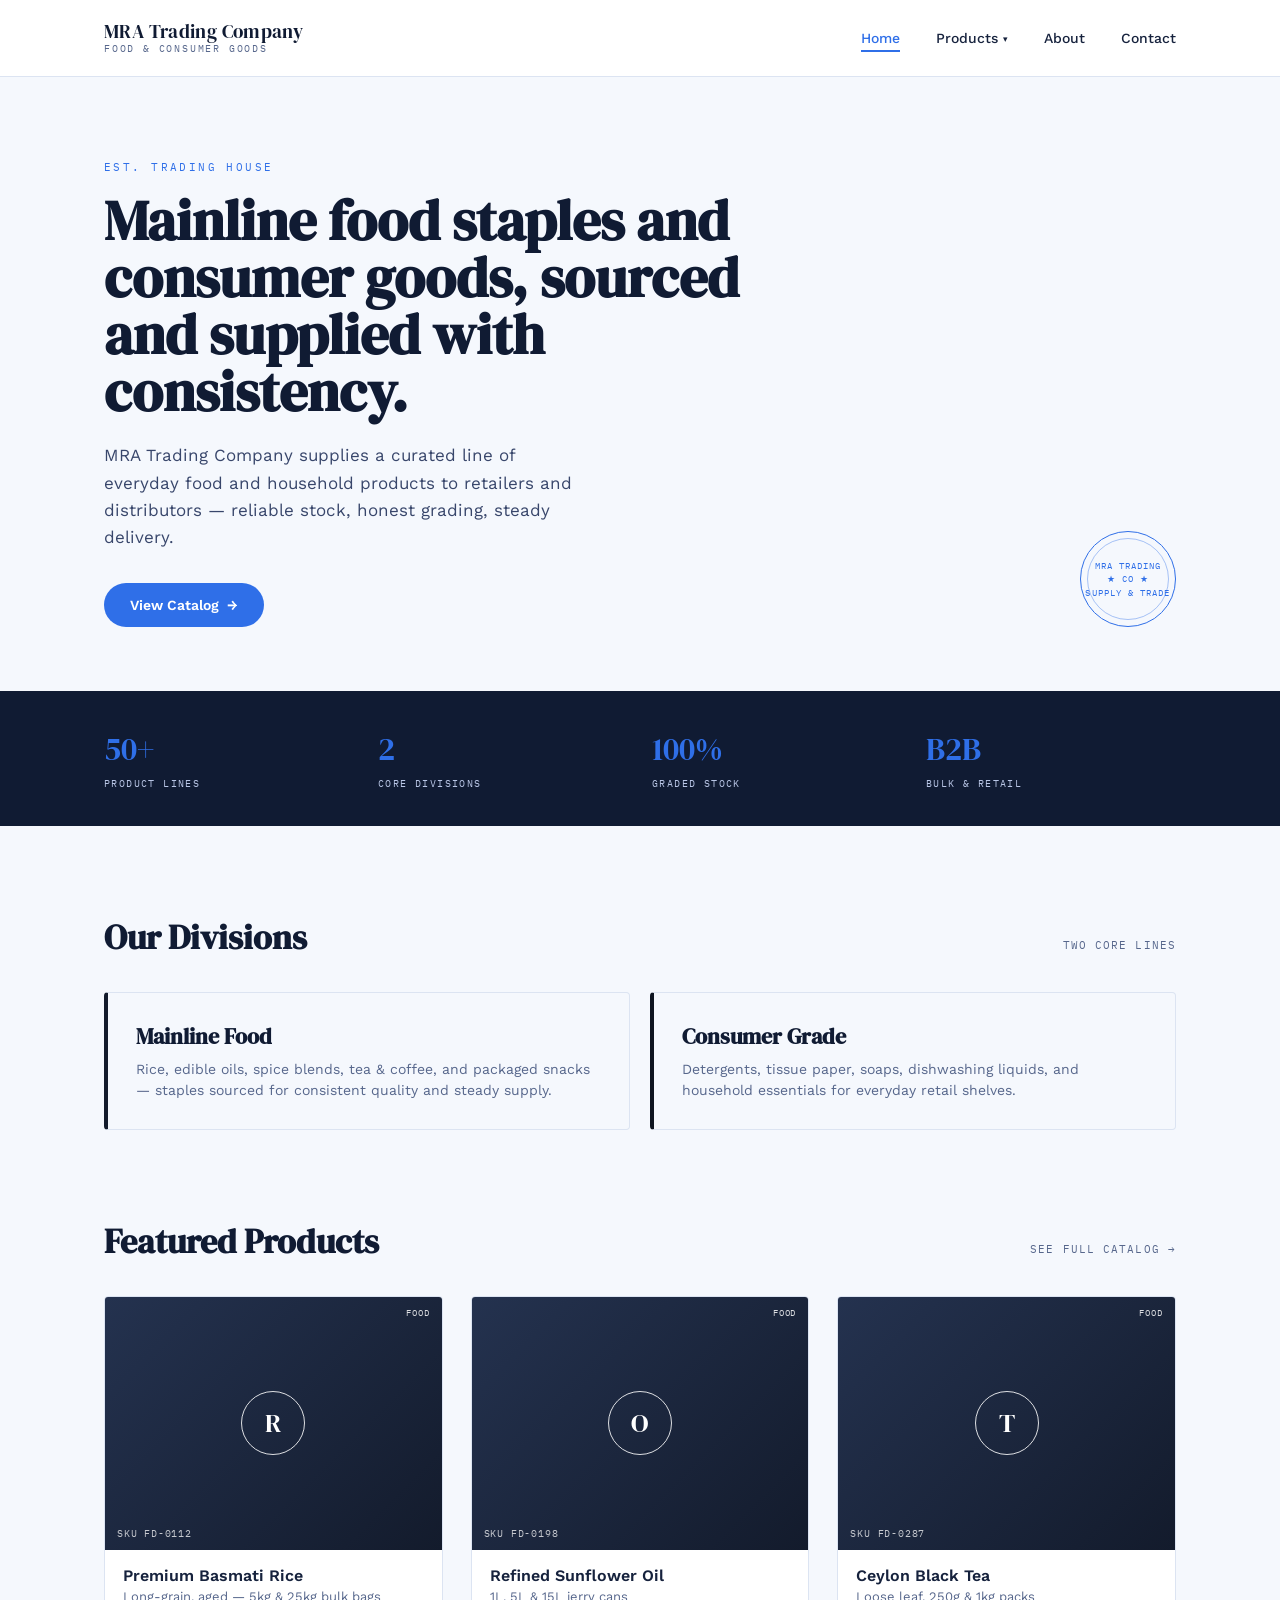
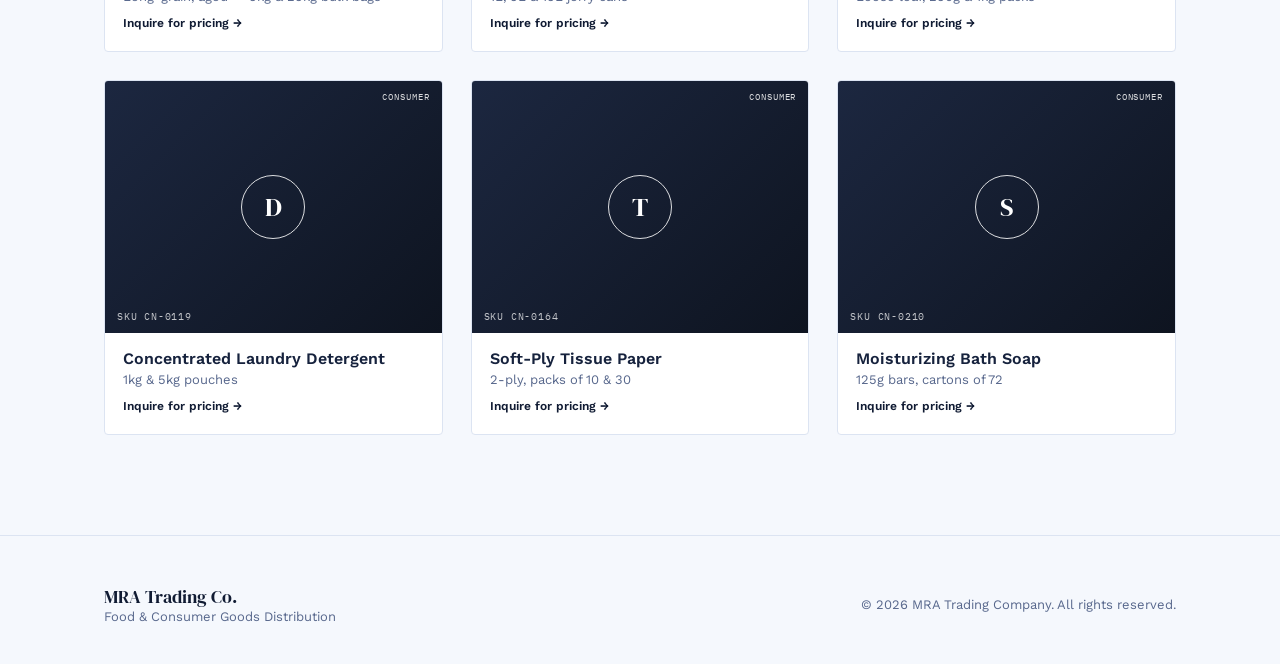
<file: index.html>
<!DOCTYPE html>
<html lang="en">
<head>
  <meta charset="UTF-8">
  <meta name="viewport" content="width=device-width, initial-scale=1.0">
  <title>MRA Trading Company — Food & Consumer Products</title>
  <link rel="stylesheet" href="style.css">
  </head>
<body>

<nav class="nav">
  <div class="wrap">
    <a href="index.html" class="brand">
      <span class="name">MRA Trading Company</span>
      <span class="tag">FOOD &amp; CONSUMER GOODS</span>
    </a>
    <button class="navToggle" id="navToggle" aria-label="Menu"><span></span><span></span><span></span></button>
    <div class="navlinks" id="navLinks">
      <a href="index.html" class="active">Home</a>
      <div class="dropdown">
        <button class="dropBtn" type="button" aria-haspopup="true" aria-expanded="false">Products <span class="caret">&#9662;</span></button>
        <div class="dropMenu">
      <a href="stationery.html">Stationery</a>
      <a href="phone-accessories.html">Phone Accessories</a>
      <a href="computer-accessories.html">Computer Accessories</a>
      <a href="household-items.html">Household Items</a>
      <a href="general-hardware.html">General Hardware</a>
      <a href="electricals-appliances.html">Electricals &amp; Home Appliances</a>
      <a href="food-consumer.html">Food &amp; Consumer Grade Items</a>
      <a href="lifestyle-products.html">Lifestyle Products</a>
          <a href="products.html">All Categories</a>
        </div>
      </div>
      <a href="about.html">About</a>
      <a href="contact.html">Contact</a>
    </div>
  </div>
</nav>

<header class="hero">
  <div class="wrap">
    <div class="hero-row">
      <div>
        <p class="eyebrow">Est. Trading House</p>
        <h1 class="display">Mainline food staples and consumer goods, sourced and supplied with consistency.</h1>
        <p class="lead">MRA Trading Company supplies a curated line of everyday food and household products to retailers and distributors — reliable stock, honest grading, steady delivery.</p>
        <a href="products.html" class="btn">View Catalog &nbsp;→</a>
      </div>
      <div class="seal">
        <div class="txt">MRA TRADING<br>★ CO ★<br>SUPPLY &amp; TRADE</div>
      </div>
    </div>
  </div>
</header>

<section class="stats">
  <div class="wrap">
    <div>
      <div class="num">50+</div>
      <div class="lbl">Product Lines</div>
    </div>
    <div>
      <div class="num">2</div>
      <div class="lbl">Core Divisions</div>
    </div>
    <div>
      <div class="num">100%</div>
      <div class="lbl">Graded Stock</div>
    </div>
    <div>
      <div class="num">B2B</div>
      <div class="lbl">Bulk &amp; Retail</div>
    </div>
  </div>
</section>

<main class="wrap">

  <div class="sec-head">
    <h2 class="display">Our Divisions</h2>
    <span class="note">Two Core Lines</span>
  </div>
  <div class="cats">
    <div class="cat-card food">
      <h3 class="display">Mainline Food</h3>
      <p>Rice, edible oils, spice blends, tea &amp; coffee, and packaged snacks — staples sourced for consistent quality and steady supply.</p>
    </div>
    <div class="cat-card consumer">
      <h3 class="display">Consumer Grade</h3>
      <p>Detergents, tissue paper, soaps, dishwashing liquids, and household essentials for everyday retail shelves.</p>
    </div>
  </div>

  <div class="sec-head">
    <h2 class="display">Featured Products</h2>
    <a href="products.html" class="note">See Full Catalog →</a>
  </div>
  <div class="grid">

    <div class="card">
      <div class="art food"><span class="tag">Food</span><span class="stamp">R</span><span class="code">SKU FD-0112</span></div>
      <div class="body">
        <h4>Premium Basmati Rice</h4>
        <p class="sub">Long-grain, aged — 5kg &amp; 25kg bulk bags</p>
        <span class="cta">Inquire for pricing →</span>
      </div>
    </div>

    <div class="card">
      <div class="art food"><span class="tag">Food</span><span class="stamp">O</span><span class="code">SKU FD-0198</span></div>
      <div class="body">
        <h4>Refined Sunflower Oil</h4>
        <p class="sub">1L, 5L &amp; 15L jerry cans</p>
        <span class="cta">Inquire for pricing →</span>
      </div>
    </div>

    <div class="card">
      <div class="art food"><span class="tag">Food</span><span class="stamp">T</span><span class="code">SKU FD-0287</span></div>
      <div class="body">
        <h4>Ceylon Black Tea</h4>
        <p class="sub">Loose leaf, 250g &amp; 1kg packs</p>
        <span class="cta">Inquire for pricing →</span>
      </div>
    </div>

    <div class="card">
      <div class="art consumer"><span class="tag">Consumer</span><span class="stamp">D</span><span class="code">SKU CN-0119</span></div>
      <div class="body">
        <h4>Concentrated Laundry Detergent</h4>
        <p class="sub">1kg &amp; 5kg pouches</p>
        <span class="cta">Inquire for pricing →</span>
      </div>
    </div>

    <div class="card">
      <div class="art consumer"><span class="tag">Consumer</span><span class="stamp">T</span><span class="code">SKU CN-0164</span></div>
      <div class="body">
        <h4>Soft-Ply Tissue Paper</h4>
        <p class="sub">2-ply, packs of 10 &amp; 30</p>
        <span class="cta">Inquire for pricing →</span>
      </div>
    </div>

    <div class="card">
      <div class="art consumer"><span class="tag">Consumer</span><span class="stamp">S</span><span class="code">SKU CN-0210</span></div>
      <div class="body">
        <h4>Moisturizing Bath Soap</h4>
        <p class="sub">125g bars, cartons of 72</p>
        <span class="cta">Inquire for pricing →</span>
      </div>
    </div>

  </div>

</main>

<footer>
  <div class="wrap">
    <div>
      <div class="name display">MRA Trading Co.</div>
      <div class="meta">Food &amp; Consumer Goods Distribution</div>
    </div>
    <div class="meta">© 2026 MRA Trading Company. All rights reserved.</div>
  </div>
</footer>

<script src="script.js"></script>
</body>
</html>
</file>
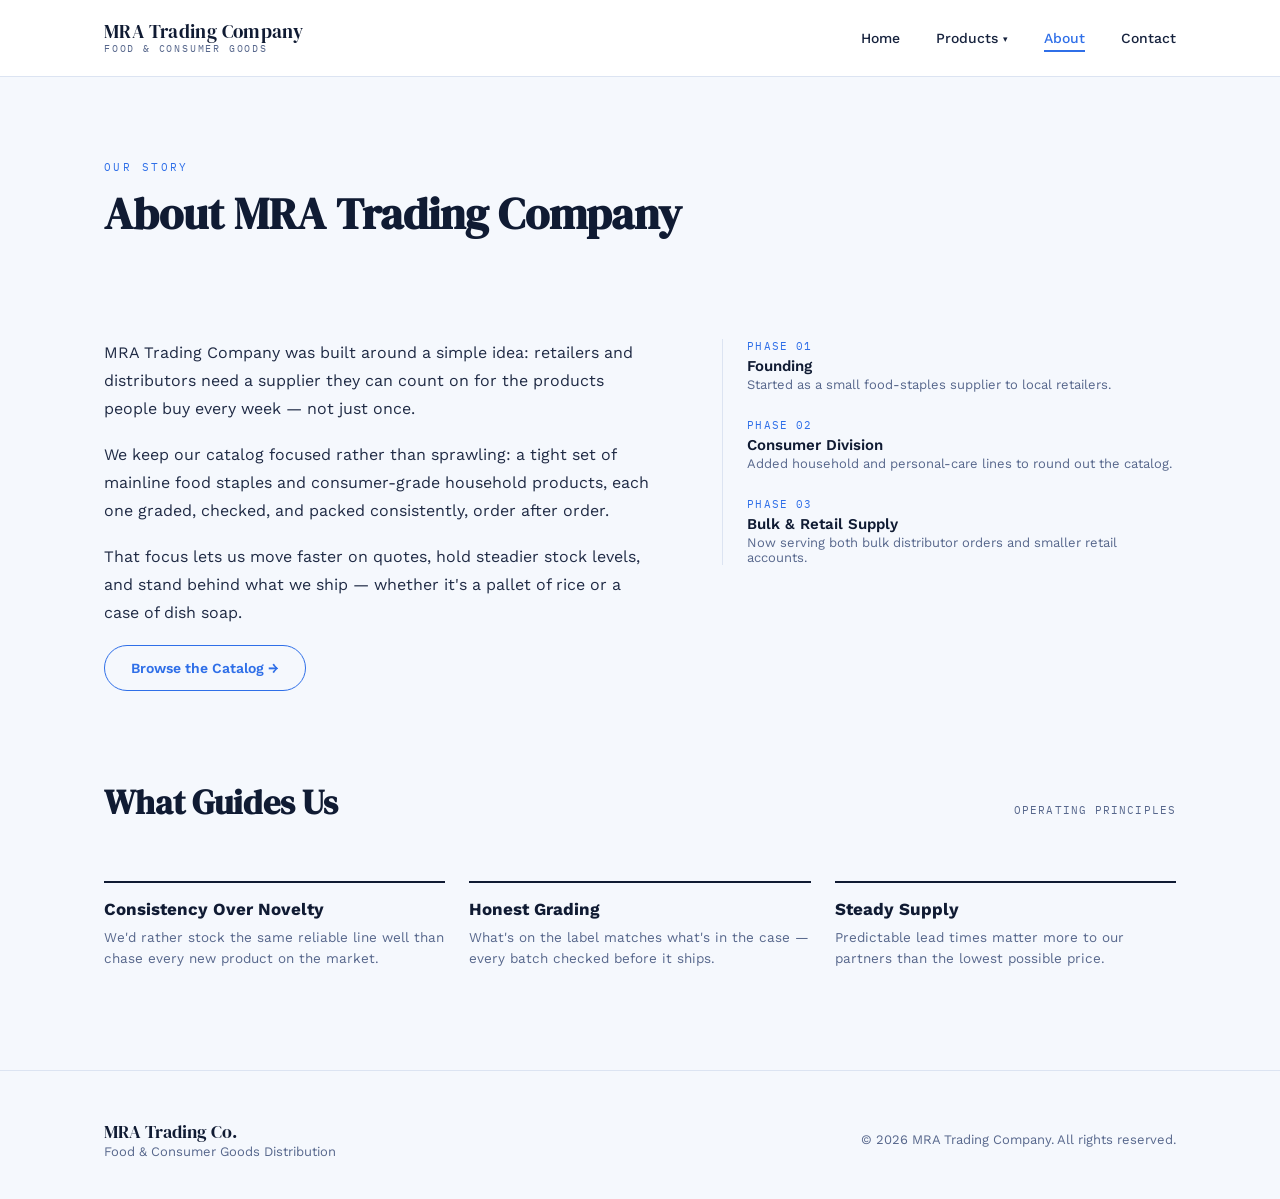
<file: about.html>
<!DOCTYPE html>
<html lang="en">
<head>
<meta charset="UTF-8">
<meta name="viewport" content="width=device-width, initial-scale=1.0">
<title>About — MRA Trading Company</title>
<link rel="stylesheet" href="style.css">
</head>
<body>

<nav class="nav">
  <div class="wrap">
    <a href="index.html" class="brand">
      <span class="name">MRA Trading Company</span>
      <span class="tag">FOOD &amp; CONSUMER GOODS</span>
    </a>
    <button class="navToggle" id="navToggle" aria-label="Menu"><span></span><span></span><span></span></button>
    <div class="navlinks" id="navLinks">
      <a href="index.html">Home</a>
      <div class="dropdown">
        <button class="dropBtn" type="button" aria-haspopup="true" aria-expanded="false">Products <span class="caret">&#9662;</span></button>
        <div class="dropMenu">
      <a href="stationery.html">Stationery</a>
      <a href="phone-accessories.html">Phone Accessories</a>
      <a href="computer-accessories.html">Computer Accessories</a>
      <a href="household-items.html">Household Items</a>
      <a href="general-hardware.html">General Hardware</a>
      <a href="electricals-appliances.html">Electricals &amp; Home Appliances</a>
      <a href="food-consumer.html">Food &amp; Consumer Grade Items</a>
      <a href="lifestyle-products.html">Lifestyle Products</a>
          <a href="products.html">All Categories</a>
        </div>
      </div>
      <a href="about.html" class="active">About</a>
      <a href="contact.html">Contact</a>
    </div>
  </div>
</nav>

<header class="hero" style="padding-bottom:24px;">
  <div class="wrap">
    <p class="eyebrow">Our Story</p>
    <h1 class="display" style="font-size:44px;">About MRA Trading Company</h1>
  </div>
</header>

<main class="wrap">

  <div class="story">
    <div>
      <p>MRA Trading Company was built around a simple idea: retailers and distributors need a supplier they can count on for the products people buy every week — not just once.</p>
      <p>We keep our catalog focused rather than sprawling: a tight set of mainline food staples and consumer-grade household products, each one graded, checked, and packed consistently, order after order.</p>
      <p>That focus lets us move faster on quotes, hold steadier stock levels, and stand behind what we ship — whether it's a pallet of rice or a case of dish soap.</p>
      <a href="products.html" class="btn outline">Browse the Catalog →</a>
    </div>
    <div class="timeline">
      <div>
        <div class="yr">PHASE 01</div>
        <div class="tt">Founding</div>
        <div class="dd">Started as a small food-staples supplier to local retailers.</div>
      </div>
      <div>
        <div class="yr">PHASE 02</div>
        <div class="tt">Consumer Division</div>
        <div class="dd">Added household and personal-care lines to round out the catalog.</div>
      </div>
      <div>
        <div class="yr">PHASE 03</div>
        <div class="tt">Bulk &amp; Retail Supply</div>
        <div class="dd">Now serving both bulk distributor orders and smaller retail accounts.</div>
      </div>
    </div>
  </div>

  <div class="sec-head">
    <h2 class="display">What Guides Us</h2>
    <span class="note">Operating Principles</span>
  </div>
  <div class="values">
    <div class="value">
      <h4>Consistency Over Novelty</h4>
      <p>We'd rather stock the same reliable line well than chase every new product on the market.</p>
    </div>
    <div class="value">
      <h4>Honest Grading</h4>
      <p>What's on the label matches what's in the case — every batch checked before it ships.</p>
    </div>
    <div class="value">
      <h4>Steady Supply</h4>
      <p>Predictable lead times matter more to our partners than the lowest possible price.</p>
    </div>
  </div>

</main>

<footer>
  <div class="wrap">
    <div>
      <div class="name display">MRA Trading Co.</div>
      <div class="meta">Food &amp; Consumer Goods Distribution</div>
    </div>
    <div class="meta">© 2026 MRA Trading Company. All rights reserved.</div>
  </div>
</footer>

<script src="script.js"></script>
</body>
</html>
</file>
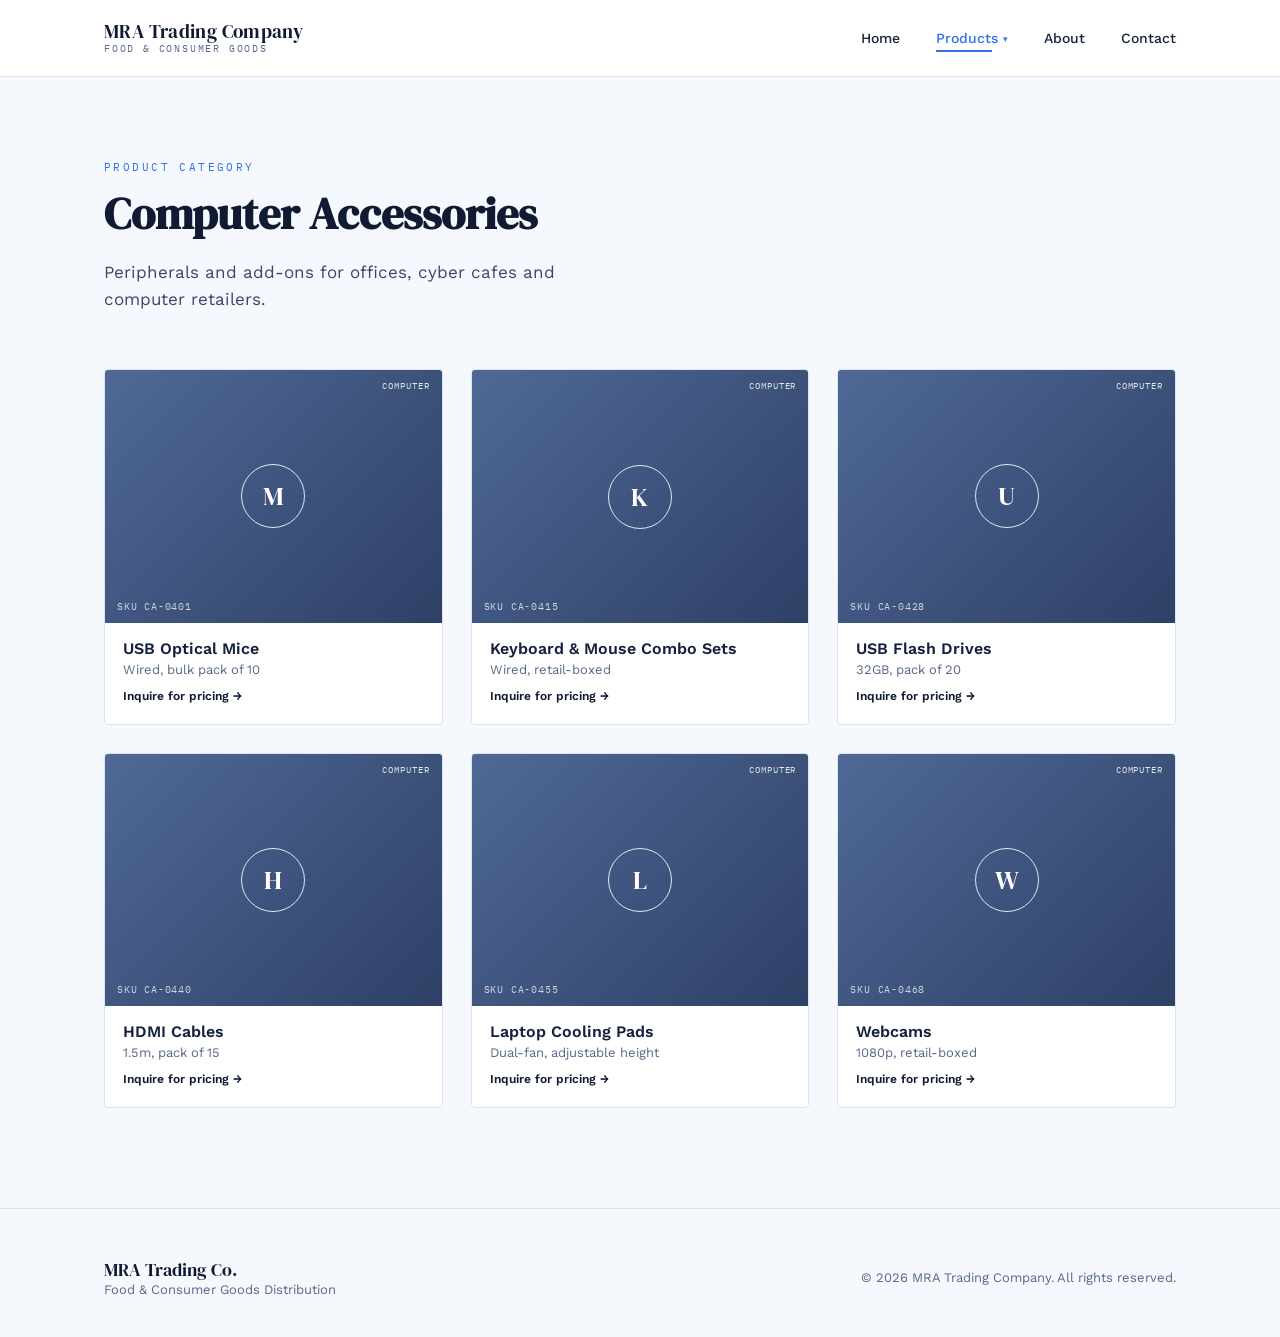
<file: computer-accessories.html>
<!DOCTYPE html>
<html lang="en">
<head>
<meta charset="UTF-8">
<meta name="viewport" content="width=device-width, initial-scale=1.0">
<title>Computer Accessories — MRA Trading Company</title>
<link rel="stylesheet" href="style.css">
</head>
<body>

<nav class="nav">
  <div class="wrap">
    <a href="index.html" class="brand">
      <span class="name">MRA Trading Company</span>
      <span class="tag">FOOD &amp; CONSUMER GOODS</span>
    </a>
    <button class="navToggle" id="navToggle" aria-label="Menu"><span></span><span></span><span></span></button>
    <div class="navlinks" id="navLinks">
      <a href="index.html">Home</a>
      <div class="dropdown active">
        <button class="dropBtn" type="button" aria-haspopup="true" aria-expanded="false">Products <span class="caret">&#9662;</span></button>
        <div class="dropMenu">
      <a href="stationery.html">Stationery</a>
      <a href="phone-accessories.html">Phone Accessories</a>
      <a href="computer-accessories.html" class="active">Computer Accessories</a>
      <a href="household-items.html">Household Items</a>
      <a href="general-hardware.html">General Hardware</a>
      <a href="electricals-appliances.html">Electricals &amp; Home Appliances</a>
      <a href="food-consumer.html">Food &amp; Consumer Grade Items</a>
      <a href="lifestyle-products.html">Lifestyle Products</a>
          <a href="products.html">All Categories</a>
        </div>
      </div>
      <a href="about.html">About</a>
      <a href="contact.html">Contact</a>
    </div>
  </div>
</nav>

<header class="hero" style="padding-bottom:24px;">
  <div class="wrap">
    <p class="eyebrow">Product Category</p>
    <h1 class="display" style="font-size:44px;">Computer Accessories</h1>
    <p class="lead">Peripherals and add-ons for offices, cyber cafes and computer retailers.</p>
  </div>
</header>

<main class="wrap">
  <div class="grid" id="productGrid">

    <div class="card">
      <div class="art computer"><span class="tag">Computer</span><span class="stamp">M</span><span class="code">SKU CA-0401</span></div>
      <div class="body"><h4>USB Optical Mice</h4><p class="sub">Wired, bulk pack of 10</p><span class="cta">Inquire for pricing &rarr;</span></div>
    </div>

    <div class="card">
      <div class="art computer"><span class="tag">Computer</span><span class="stamp">K</span><span class="code">SKU CA-0415</span></div>
      <div class="body"><h4>Keyboard &amp; Mouse Combo Sets</h4><p class="sub">Wired, retail-boxed</p><span class="cta">Inquire for pricing &rarr;</span></div>
    </div>

    <div class="card">
      <div class="art computer"><span class="tag">Computer</span><span class="stamp">U</span><span class="code">SKU CA-0428</span></div>
      <div class="body"><h4>USB Flash Drives</h4><p class="sub">32GB, pack of 20</p><span class="cta">Inquire for pricing &rarr;</span></div>
    </div>

    <div class="card">
      <div class="art computer"><span class="tag">Computer</span><span class="stamp">H</span><span class="code">SKU CA-0440</span></div>
      <div class="body"><h4>HDMI Cables</h4><p class="sub">1.5m, pack of 15</p><span class="cta">Inquire for pricing &rarr;</span></div>
    </div>

    <div class="card">
      <div class="art computer"><span class="tag">Computer</span><span class="stamp">L</span><span class="code">SKU CA-0455</span></div>
      <div class="body"><h4>Laptop Cooling Pads</h4><p class="sub">Dual-fan, adjustable height</p><span class="cta">Inquire for pricing &rarr;</span></div>
    </div>

    <div class="card">
      <div class="art computer"><span class="tag">Computer</span><span class="stamp">W</span><span class="code">SKU CA-0468</span></div>
      <div class="body"><h4>Webcams</h4><p class="sub">1080p, retail-boxed</p><span class="cta">Inquire for pricing &rarr;</span></div>
    </div>

  </div>
</main>

<footer>
  <div class="wrap">
    <div>
      <div class="name display">MRA Trading Co.</div>
      <div class="meta">Food &amp; Consumer Goods Distribution</div>
    </div>
    <div class="meta">© 2026 MRA Trading Company. All rights reserved.</div>
  </div>
</footer>

<script src="script.js"></script>
</body>
</html>
</file>
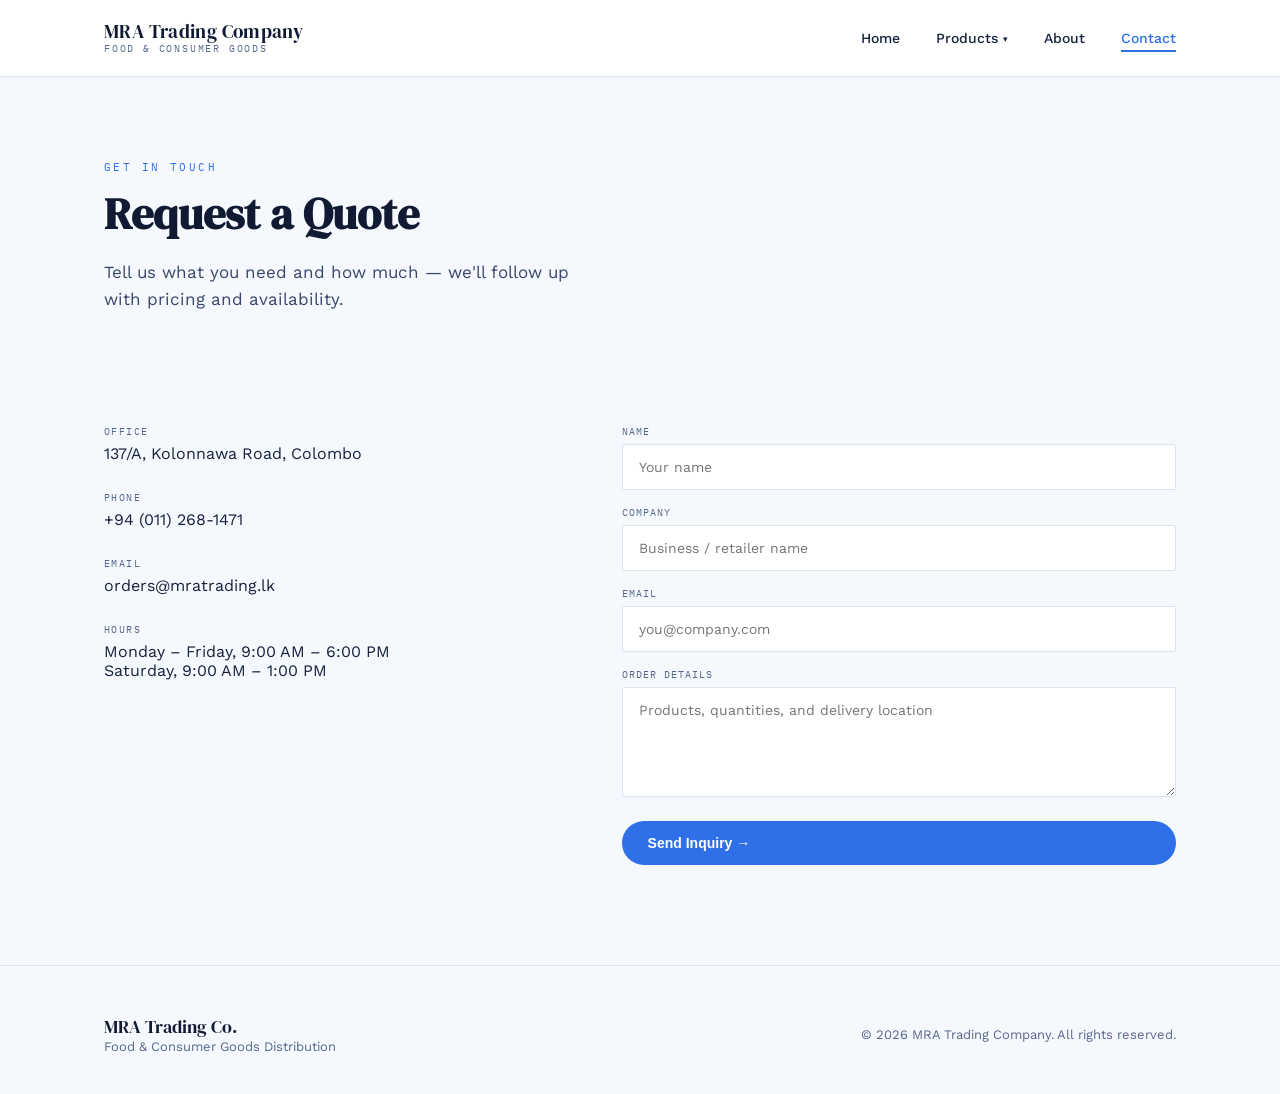
<file: contact.html>
<!DOCTYPE html>
<html lang="en">
<head>
<meta charset="UTF-8">
<meta name="viewport" content="width=device-width, initial-scale=1.0">
<title>Contact — MRA Trading Company</title>
<link rel="stylesheet" href="style.css">
</head>
<body>

<nav class="nav">
  <div class="wrap">
    <a href="index.html" class="brand">
      <span class="name">MRA Trading Company</span>
      <span class="tag">FOOD &amp; CONSUMER GOODS</span>
    </a>
    <button class="navToggle" id="navToggle" aria-label="Menu"><span></span><span></span><span></span></button>
    <div class="navlinks" id="navLinks">
      <a href="index.html">Home</a>
      <div class="dropdown">
        <button class="dropBtn" type="button" aria-haspopup="true" aria-expanded="false">Products <span class="caret">&#9662;</span></button>
        <div class="dropMenu">
      <a href="stationery.html">Stationery</a>
      <a href="phone-accessories.html">Phone Accessories</a>
      <a href="computer-accessories.html">Computer Accessories</a>
      <a href="household-items.html">Household Items</a>
      <a href="general-hardware.html">General Hardware</a>
      <a href="electricals-appliances.html">Electricals &amp; Home Appliances</a>
      <a href="food-consumer.html">Food &amp; Consumer Grade Items</a>
      <a href="lifestyle-products.html">Lifestyle Products</a>
          <a href="products.html">All Categories</a>
        </div>
      </div>
      <a href="about.html">About</a>
      <a href="contact.html" class="active">Contact</a>
    </div>
  </div>
</nav>

<header class="hero" style="padding-bottom:24px;">
  <div class="wrap">
    <p class="eyebrow">Get In Touch</p>
    <h1 class="display" style="font-size:44px;">Request a Quote</h1>
    <p class="lead">Tell us what you need and how much — we'll follow up with pricing and availability.</p>
  </div>
</header>

<main class="wrap">
  <div class="contact-grid">
    <div>
      <div class="info-block">
        <div class="lbl">Office</div>
        <div class="val">137/A, Kolonnawa Road, Colombo</div>
      </div>
      <div class="info-block">
        <div class="lbl">Phone</div>
        <div class="val">+94 (011) 268-1471</div>
      </div>
      <div class="info-block">
        <div class="lbl">Email</div>
        <div class="val">orders@mratrading.lk</div>
      </div>
      <div class="info-block">
        <div class="lbl">Hours</div>
        <div class="val">Monday – Friday, 9:00 AM – 6:00 PM</div>
        <div class="val">Saturday, 9:00 AM – 1:00 PM</div>
      </div>
    </div>

    <form action="mailto:orders@mratrading.example" method="post" enctype="text/plain">
      <label for="name">Name</label>
      <input id="name" name="name" type="text" placeholder="Your name" required>

      <label for="company">Company</label>
      <input id="company" name="company" type="text" placeholder="Business / retailer name">

      <label for="email">Email</label>
      <input id="email" name="email" type="email" placeholder="you@company.com" required>

      <label for="message">Order details</label>
      <textarea id="message" name="message" rows="5" placeholder="Products, quantities, and delivery location" required></textarea>

      <button type="submit" class="btn" style="margin-top:8px;border:none;cursor:pointer;">Send Inquiry →</button>
    </form>
  </div>
</main>

<footer>
  <div class="wrap">
    <div>
      <div class="name display">MRA Trading Co.</div>
      <div class="meta">Food &amp; Consumer Goods Distribution</div>
    </div>
    <div class="meta">© 2026 MRA Trading Company. All rights reserved.</div>
  </div>
</footer>

<script src="script.js"></script>
</body>
</html>
</file>
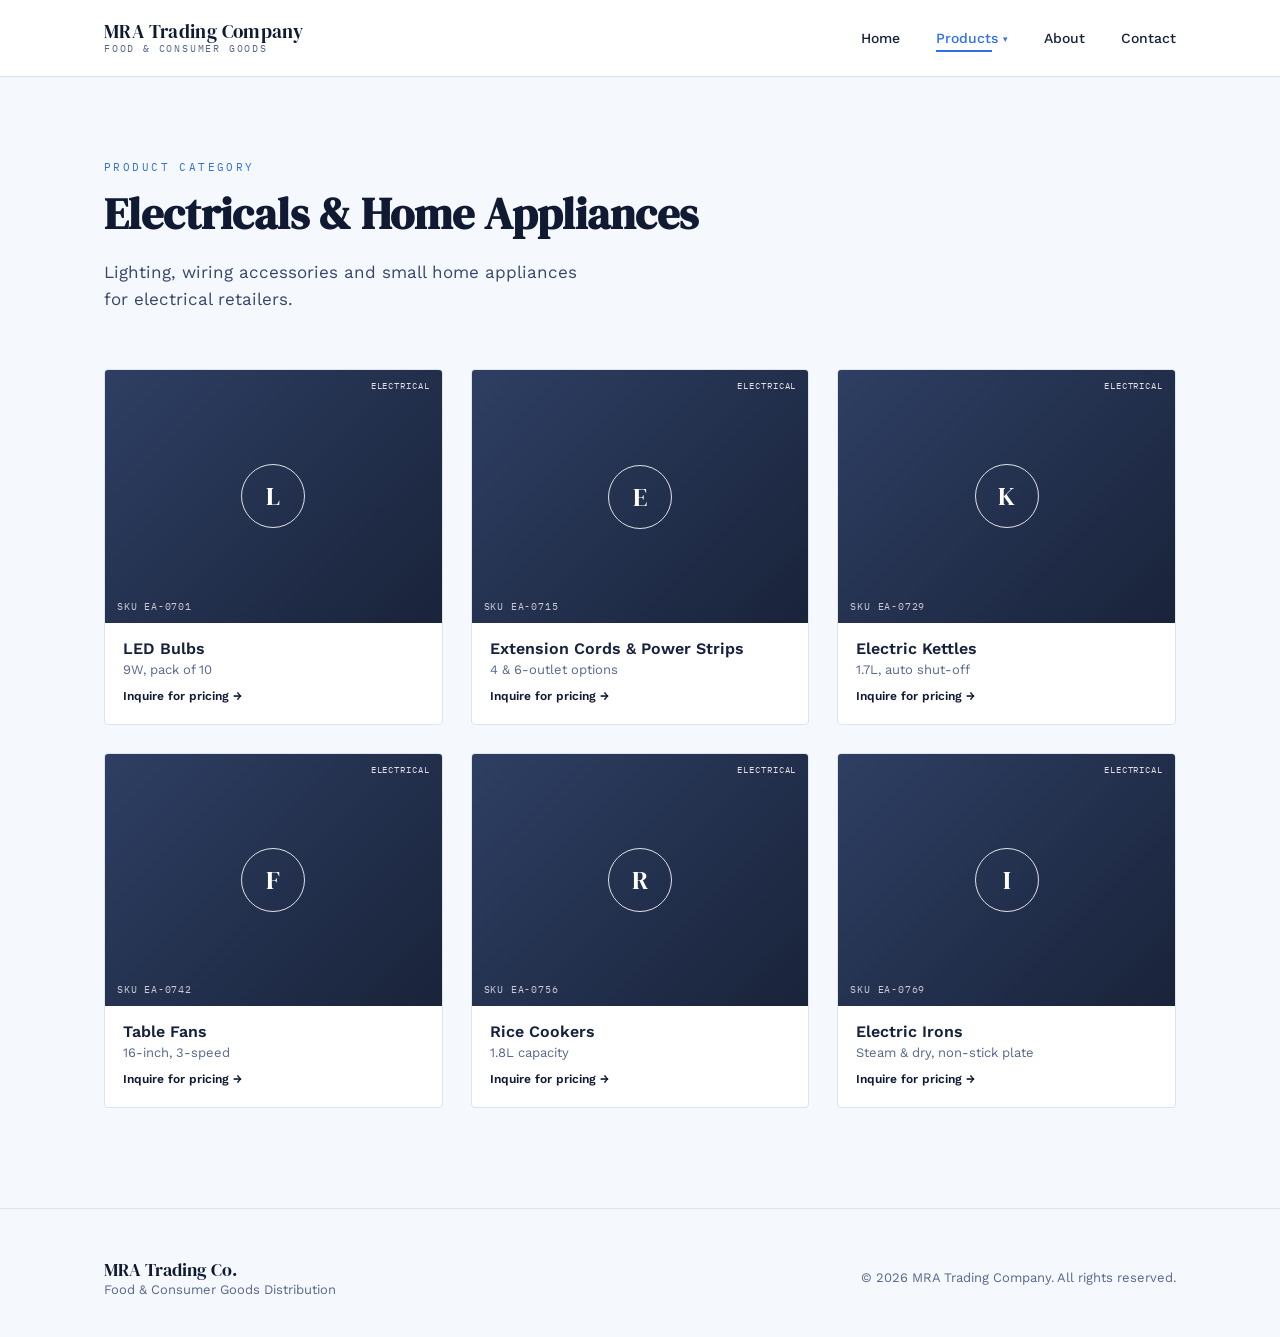
<file: electricals-appliances.html>
<!DOCTYPE html>
<html lang="en">
<head>
<meta charset="UTF-8">
<meta name="viewport" content="width=device-width, initial-scale=1.0">
<title>Electricals &amp; Home Appliances — MRA Trading Company</title>
<link rel="stylesheet" href="style.css">
</head>
<body>

<nav class="nav">
  <div class="wrap">
    <a href="index.html" class="brand">
      <span class="name">MRA Trading Company</span>
      <span class="tag">FOOD &amp; CONSUMER GOODS</span>
    </a>
    <button class="navToggle" id="navToggle" aria-label="Menu"><span></span><span></span><span></span></button>
    <div class="navlinks" id="navLinks">
      <a href="index.html">Home</a>
      <div class="dropdown active">
        <button class="dropBtn" type="button" aria-haspopup="true" aria-expanded="false">Products <span class="caret">&#9662;</span></button>
        <div class="dropMenu">
      <a href="stationery.html">Stationery</a>
      <a href="phone-accessories.html">Phone Accessories</a>
      <a href="computer-accessories.html">Computer Accessories</a>
      <a href="household-items.html">Household Items</a>
      <a href="general-hardware.html">General Hardware</a>
      <a href="electricals-appliances.html" class="active">Electricals &amp; Home Appliances</a>
      <a href="food-consumer.html">Food &amp; Consumer Grade Items</a>
      <a href="lifestyle-products.html">Lifestyle Products</a>
          <a href="products.html">All Categories</a>
        </div>
      </div>
      <a href="about.html">About</a>
      <a href="contact.html">Contact</a>
    </div>
  </div>
</nav>

<header class="hero" style="padding-bottom:24px;">
  <div class="wrap">
    <p class="eyebrow">Product Category</p>
    <h1 class="display" style="font-size:44px;">Electricals &amp; Home Appliances</h1>
    <p class="lead">Lighting, wiring accessories and small home appliances for electrical retailers.</p>
  </div>
</header>

<main class="wrap">
  <div class="grid" id="productGrid">

    <div class="card">
      <div class="art electrical"><span class="tag">Electrical</span><span class="stamp">L</span><span class="code">SKU EA-0701</span></div>
      <div class="body"><h4>LED Bulbs</h4><p class="sub">9W, pack of 10</p><span class="cta">Inquire for pricing &rarr;</span></div>
    </div>

    <div class="card">
      <div class="art electrical"><span class="tag">Electrical</span><span class="stamp">E</span><span class="code">SKU EA-0715</span></div>
      <div class="body"><h4>Extension Cords &amp; Power Strips</h4><p class="sub">4 &amp; 6-outlet options</p><span class="cta">Inquire for pricing &rarr;</span></div>
    </div>

    <div class="card">
      <div class="art electrical"><span class="tag">Electrical</span><span class="stamp">K</span><span class="code">SKU EA-0729</span></div>
      <div class="body"><h4>Electric Kettles</h4><p class="sub">1.7L, auto shut-off</p><span class="cta">Inquire for pricing &rarr;</span></div>
    </div>

    <div class="card">
      <div class="art electrical"><span class="tag">Electrical</span><span class="stamp">F</span><span class="code">SKU EA-0742</span></div>
      <div class="body"><h4>Table Fans</h4><p class="sub">16-inch, 3-speed</p><span class="cta">Inquire for pricing &rarr;</span></div>
    </div>

    <div class="card">
      <div class="art electrical"><span class="tag">Electrical</span><span class="stamp">R</span><span class="code">SKU EA-0756</span></div>
      <div class="body"><h4>Rice Cookers</h4><p class="sub">1.8L capacity</p><span class="cta">Inquire for pricing &rarr;</span></div>
    </div>

    <div class="card">
      <div class="art electrical"><span class="tag">Electrical</span><span class="stamp">I</span><span class="code">SKU EA-0769</span></div>
      <div class="body"><h4>Electric Irons</h4><p class="sub">Steam &amp; dry, non-stick plate</p><span class="cta">Inquire for pricing &rarr;</span></div>
    </div>

  </div>
</main>

<footer>
  <div class="wrap">
    <div>
      <div class="name display">MRA Trading Co.</div>
      <div class="meta">Food &amp; Consumer Goods Distribution</div>
    </div>
    <div class="meta">© 2026 MRA Trading Company. All rights reserved.</div>
  </div>
</footer>

<script src="script.js"></script>
</body>
</html>
</file>
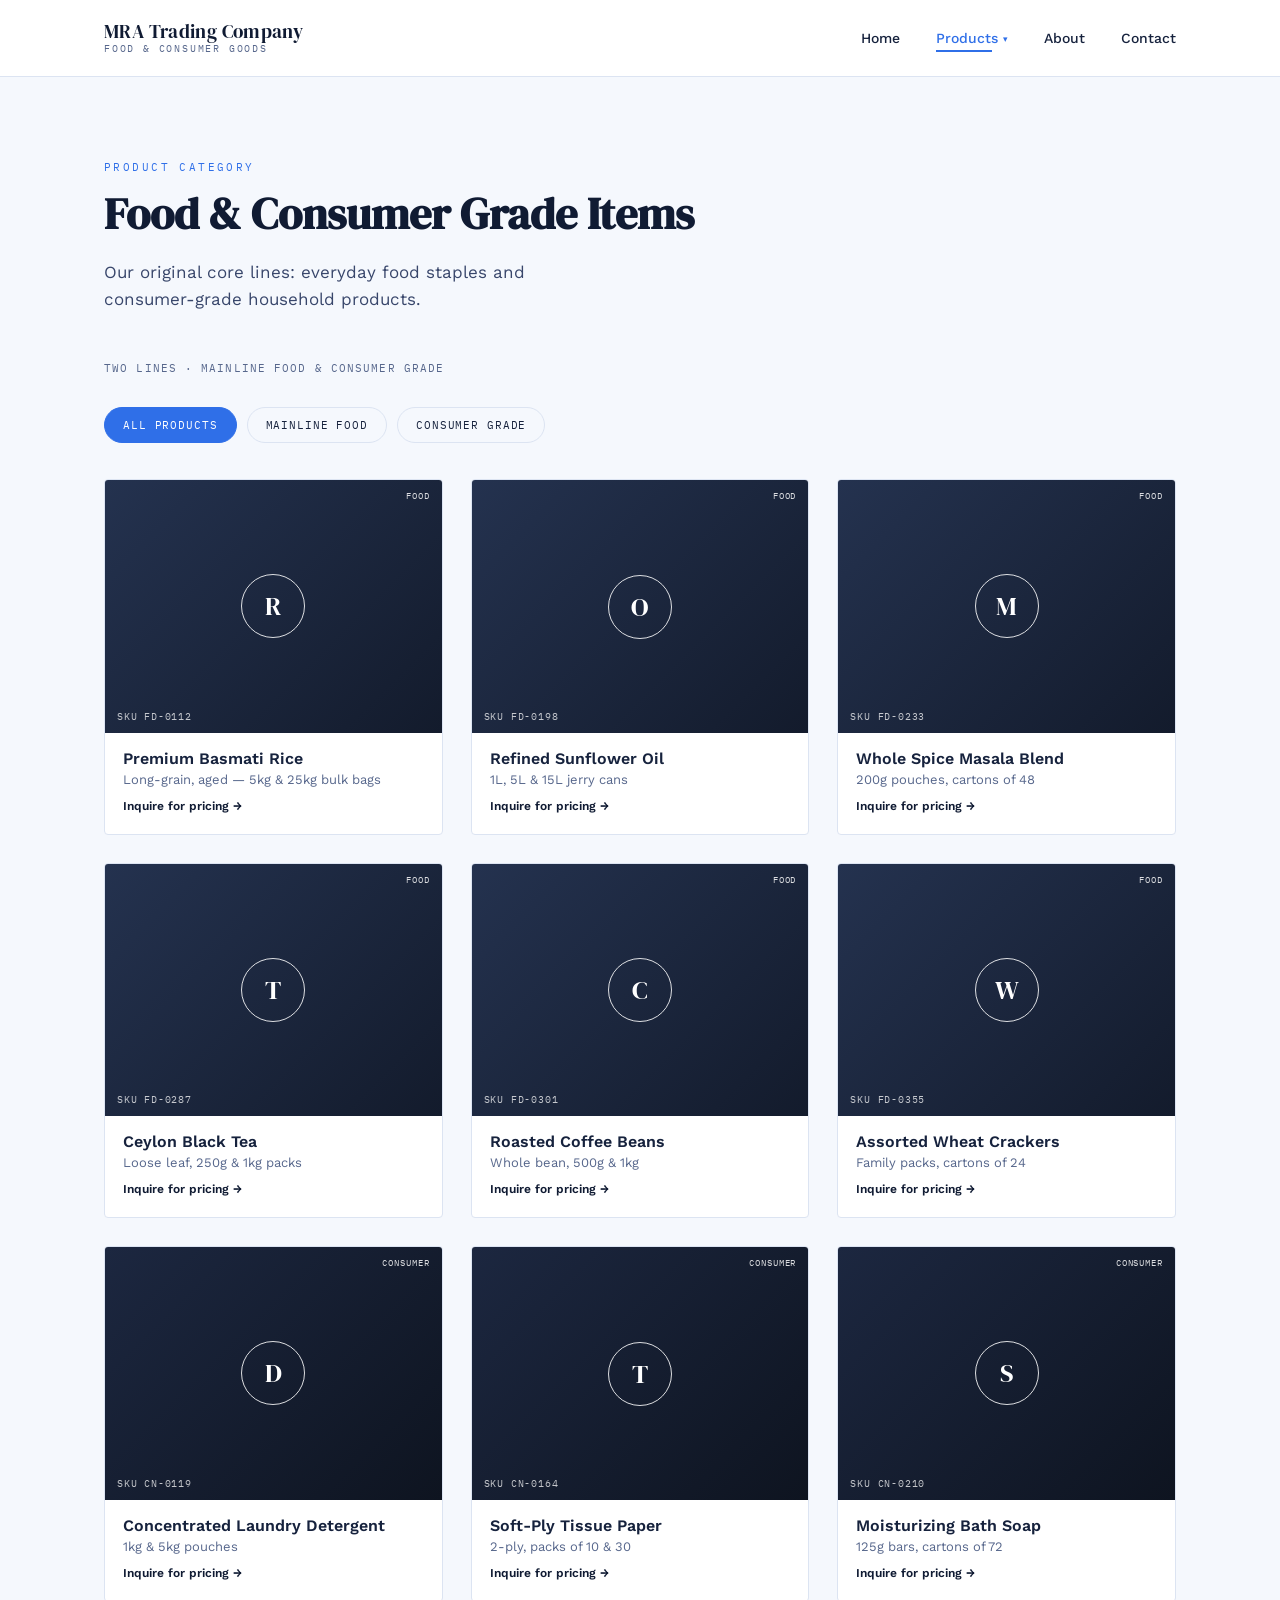
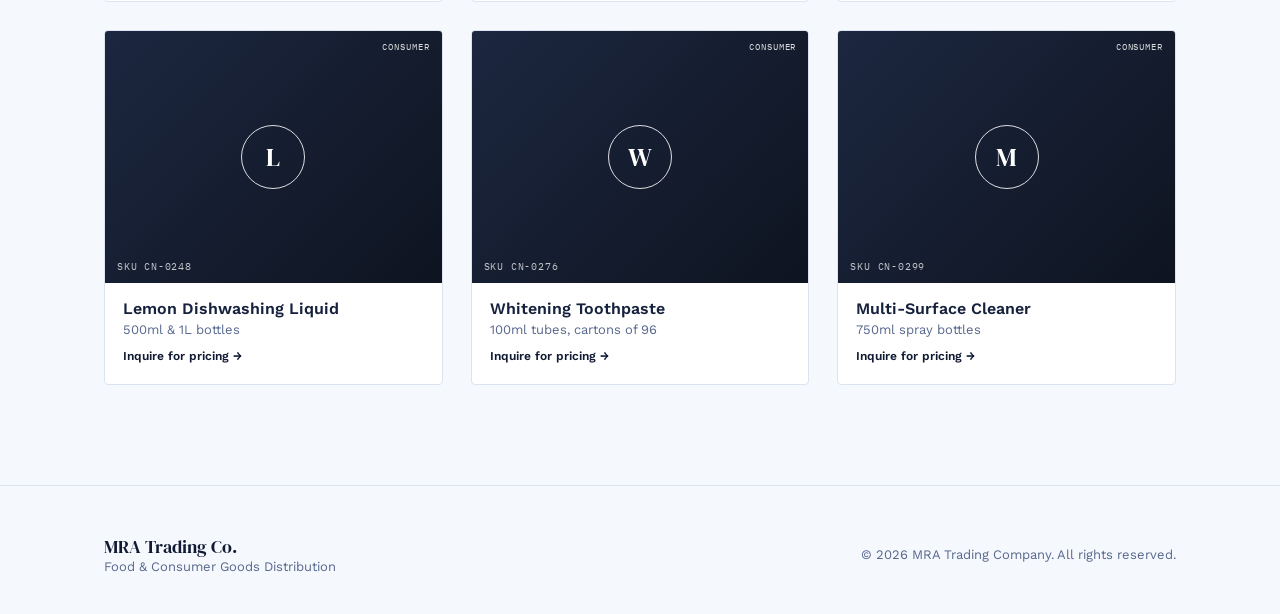
<file: food-consumer.html>
<!DOCTYPE html>
<html lang="en">
<head>
<meta charset="UTF-8">
<meta name="viewport" content="width=device-width, initial-scale=1.0">
<title>Food &amp; Consumer Grade Items — MRA Trading Company</title>
<link rel="stylesheet" href="style.css">
</head>
<body>

<nav class="nav">
  <div class="wrap">
    <a href="index.html" class="brand">
      <span class="name">MRA Trading Company</span>
      <span class="tag">FOOD &amp; CONSUMER GOODS</span>
    </a>
    <button class="navToggle" id="navToggle" aria-label="Menu"><span></span><span></span><span></span></button>
    <div class="navlinks" id="navLinks">
      <a href="index.html">Home</a>
      <div class="dropdown active">
        <button class="dropBtn" type="button" aria-haspopup="true" aria-expanded="false">Products <span class="caret">&#9662;</span></button>
        <div class="dropMenu">
      <a href="stationery.html">Stationery</a>
      <a href="phone-accessories.html">Phone Accessories</a>
      <a href="computer-accessories.html">Computer Accessories</a>
      <a href="household-items.html">Household Items</a>
      <a href="general-hardware.html">General Hardware</a>
      <a href="electricals-appliances.html">Electricals &amp; Home Appliances</a>
      <a href="food-consumer.html" class="active">Food &amp; Consumer Grade Items</a>
      <a href="lifestyle-products.html">Lifestyle Products</a>
          <a href="products.html">All Categories</a>
        </div>
      </div>
      <a href="about.html">About</a>
      <a href="contact.html">Contact</a>
    </div>
  </div>
</nav>

<header class="hero" style="padding-bottom:24px;">
  <div class="wrap">
    <p class="eyebrow">Product Category</p>
    <h1 class="display" style="font-size:44px;">Food &amp; Consumer Grade Items</h1>
    <p class="lead">Our original core lines: everyday food staples and consumer-grade household products.</p>
  </div>
</header>

<main class="wrap">
  <p class="subnote">Two Lines &middot; Mainline Food &amp; Consumer Grade</p>

  <div class="filters" id="filters">
    <button class="active" data-filter="all">All Products</button>
    <button data-filter="food">Mainline Food</button>
    <button data-filter="consumer">Consumer Grade</button>
  </div>

  <div class="grid" id="productGrid">

    <div class="card" data-cat="food">
      <div class="art food"><span class="tag">Food</span><span class="stamp">R</span><span class="code">SKU FD-0112</span></div>
      <div class="body"><h4>Premium Basmati Rice</h4><p class="sub">Long-grain, aged — 5kg &amp; 25kg bulk bags</p><span class="cta">Inquire for pricing &rarr;</span></div>
    </div>

    <div class="card" data-cat="food">
      <div class="art food"><span class="tag">Food</span><span class="stamp">O</span><span class="code">SKU FD-0198</span></div>
      <div class="body"><h4>Refined Sunflower Oil</h4><p class="sub">1L, 5L &amp; 15L jerry cans</p><span class="cta">Inquire for pricing &rarr;</span></div>
    </div>

    <div class="card" data-cat="food">
      <div class="art food"><span class="tag">Food</span><span class="stamp">M</span><span class="code">SKU FD-0233</span></div>
      <div class="body"><h4>Whole Spice Masala Blend</h4><p class="sub">200g pouches, cartons of 48</p><span class="cta">Inquire for pricing &rarr;</span></div>
    </div>

    <div class="card" data-cat="food">
      <div class="art food"><span class="tag">Food</span><span class="stamp">T</span><span class="code">SKU FD-0287</span></div>
      <div class="body"><h4>Ceylon Black Tea</h4><p class="sub">Loose leaf, 250g &amp; 1kg packs</p><span class="cta">Inquire for pricing &rarr;</span></div>
    </div>

    <div class="card" data-cat="food">
      <div class="art food"><span class="tag">Food</span><span class="stamp">C</span><span class="code">SKU FD-0301</span></div>
      <div class="body"><h4>Roasted Coffee Beans</h4><p class="sub">Whole bean, 500g &amp; 1kg</p><span class="cta">Inquire for pricing &rarr;</span></div>
    </div>

    <div class="card" data-cat="food">
      <div class="art food"><span class="tag">Food</span><span class="stamp">W</span><span class="code">SKU FD-0355</span></div>
      <div class="body"><h4>Assorted Wheat Crackers</h4><p class="sub">Family packs, cartons of 24</p><span class="cta">Inquire for pricing &rarr;</span></div>
    </div>

    <div class="card" data-cat="consumer">
      <div class="art consumer"><span class="tag">Consumer</span><span class="stamp">D</span><span class="code">SKU CN-0119</span></div>
      <div class="body"><h4>Concentrated Laundry Detergent</h4><p class="sub">1kg &amp; 5kg pouches</p><span class="cta">Inquire for pricing &rarr;</span></div>
    </div>

    <div class="card" data-cat="consumer">
      <div class="art consumer"><span class="tag">Consumer</span><span class="stamp">T</span><span class="code">SKU CN-0164</span></div>
      <div class="body"><h4>Soft-Ply Tissue Paper</h4><p class="sub">2-ply, packs of 10 &amp; 30</p><span class="cta">Inquire for pricing &rarr;</span></div>
    </div>

    <div class="card" data-cat="consumer">
      <div class="art consumer"><span class="tag">Consumer</span><span class="stamp">S</span><span class="code">SKU CN-0210</span></div>
      <div class="body"><h4>Moisturizing Bath Soap</h4><p class="sub">125g bars, cartons of 72</p><span class="cta">Inquire for pricing &rarr;</span></div>
    </div>

    <div class="card" data-cat="consumer">
      <div class="art consumer"><span class="tag">Consumer</span><span class="stamp">L</span><span class="code">SKU CN-0248</span></div>
      <div class="body"><h4>Lemon Dishwashing Liquid</h4><p class="sub">500ml &amp; 1L bottles</p><span class="cta">Inquire for pricing &rarr;</span></div>
    </div>

    <div class="card" data-cat="consumer">
      <div class="art consumer"><span class="tag">Consumer</span><span class="stamp">W</span><span class="code">SKU CN-0276</span></div>
      <div class="body"><h4>Whitening Toothpaste</h4><p class="sub">100ml tubes, cartons of 96</p><span class="cta">Inquire for pricing &rarr;</span></div>
    </div>

    <div class="card" data-cat="consumer">
      <div class="art consumer"><span class="tag">Consumer</span><span class="stamp">M</span><span class="code">SKU CN-0299</span></div>
      <div class="body"><h4>Multi-Surface Cleaner</h4><p class="sub">750ml spray bottles</p><span class="cta">Inquire for pricing &rarr;</span></div>
    </div>

  </div>
</main>

<footer>
  <div class="wrap">
    <div>
      <div class="name display">MRA Trading Co.</div>
      <div class="meta">Food &amp; Consumer Goods Distribution</div>
    </div>
    <div class="meta">© 2026 MRA Trading Company. All rights reserved.</div>
  </div>
</footer>

<script src="script.js"></script>
</body>
</html>
</file>
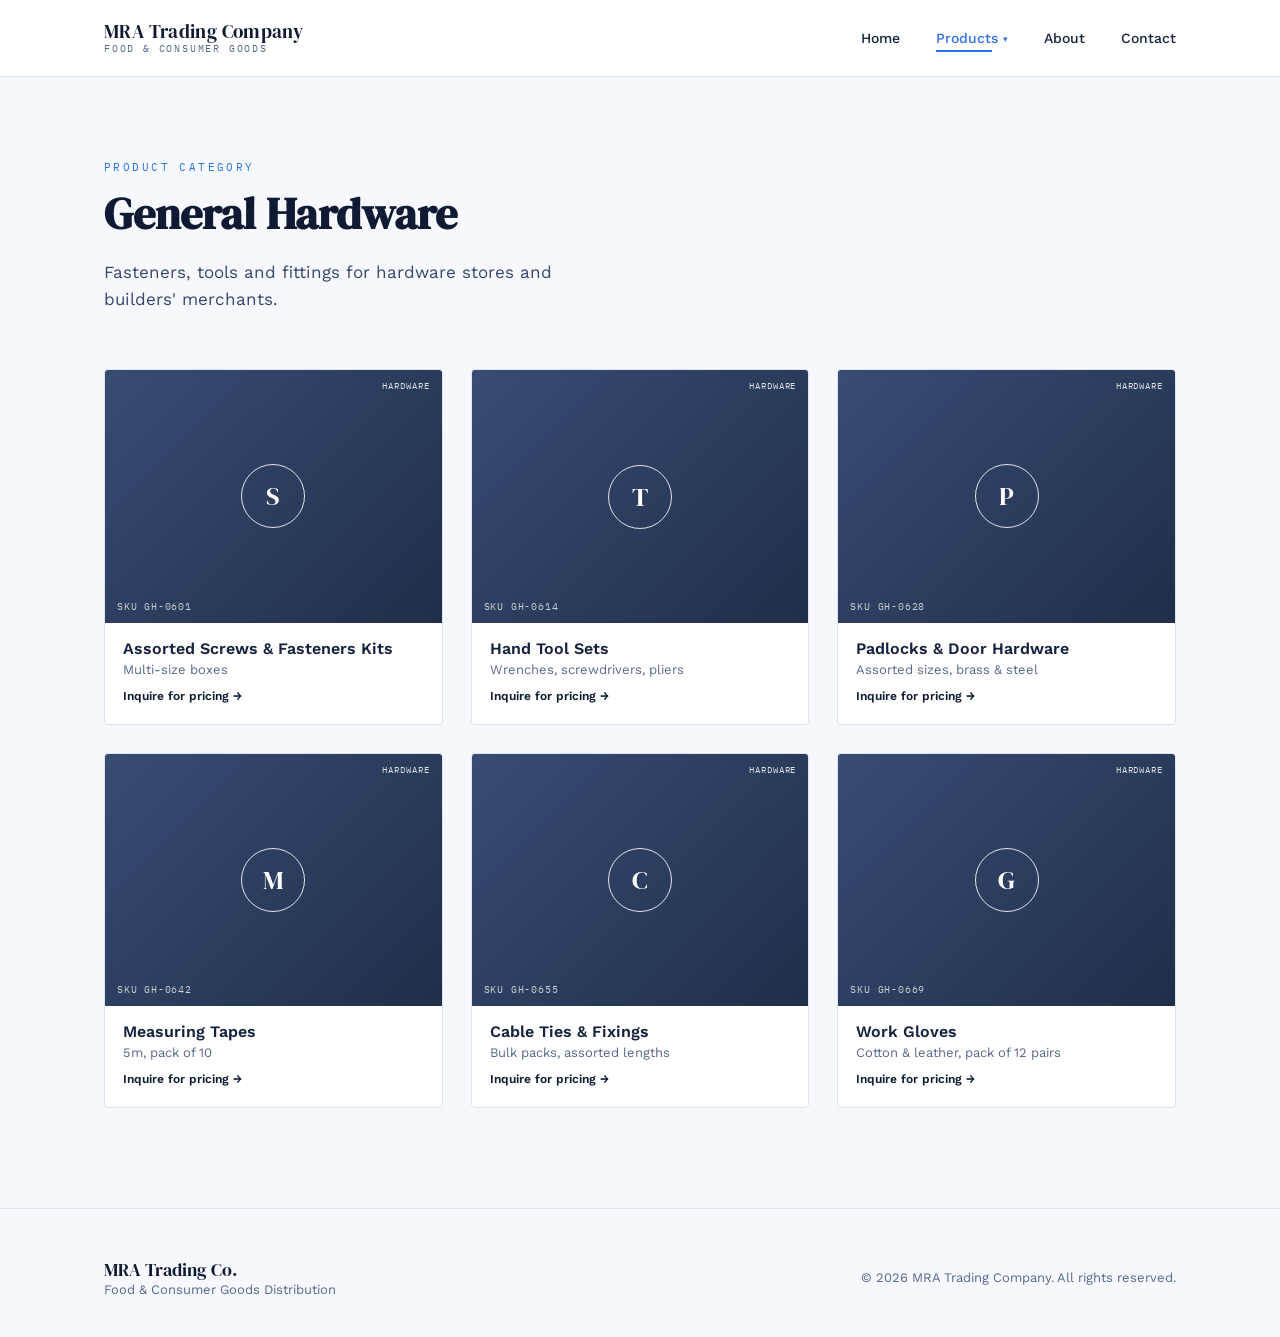
<file: general-hardware.html>
<!DOCTYPE html>
<html lang="en">
<head>
<meta charset="UTF-8">
<meta name="viewport" content="width=device-width, initial-scale=1.0">
<title>General Hardware — MRA Trading Company</title>
<link rel="stylesheet" href="style.css">
</head>
<body>

<nav class="nav">
  <div class="wrap">
    <a href="index.html" class="brand">
      <span class="name">MRA Trading Company</span>
      <span class="tag">FOOD &amp; CONSUMER GOODS</span>
    </a>
    <button class="navToggle" id="navToggle" aria-label="Menu"><span></span><span></span><span></span></button>
    <div class="navlinks" id="navLinks">
      <a href="index.html">Home</a>
      <div class="dropdown active">
        <button class="dropBtn" type="button" aria-haspopup="true" aria-expanded="false">Products <span class="caret">&#9662;</span></button>
        <div class="dropMenu">
      <a href="stationery.html">Stationery</a>
      <a href="phone-accessories.html">Phone Accessories</a>
      <a href="computer-accessories.html">Computer Accessories</a>
      <a href="household-items.html">Household Items</a>
      <a href="general-hardware.html" class="active">General Hardware</a>
      <a href="electricals-appliances.html">Electricals &amp; Home Appliances</a>
      <a href="food-consumer.html">Food &amp; Consumer Grade Items</a>
      <a href="lifestyle-products.html">Lifestyle Products</a>
          <a href="products.html">All Categories</a>
        </div>
      </div>
      <a href="about.html">About</a>
      <a href="contact.html">Contact</a>
    </div>
  </div>
</nav>

<header class="hero" style="padding-bottom:24px;">
  <div class="wrap">
    <p class="eyebrow">Product Category</p>
    <h1 class="display" style="font-size:44px;">General Hardware</h1>
    <p class="lead">Fasteners, tools and fittings for hardware stores and builders' merchants.</p>
  </div>
</header>

<main class="wrap">
  <div class="grid" id="productGrid">

    <div class="card">
      <div class="art hardware"><span class="tag">Hardware</span><span class="stamp">S</span><span class="code">SKU GH-0601</span></div>
      <div class="body"><h4>Assorted Screws &amp; Fasteners Kits</h4><p class="sub">Multi-size boxes</p><span class="cta">Inquire for pricing &rarr;</span></div>
    </div>

    <div class="card">
      <div class="art hardware"><span class="tag">Hardware</span><span class="stamp">T</span><span class="code">SKU GH-0614</span></div>
      <div class="body"><h4>Hand Tool Sets</h4><p class="sub">Wrenches, screwdrivers, pliers</p><span class="cta">Inquire for pricing &rarr;</span></div>
    </div>

    <div class="card">
      <div class="art hardware"><span class="tag">Hardware</span><span class="stamp">P</span><span class="code">SKU GH-0628</span></div>
      <div class="body"><h4>Padlocks &amp; Door Hardware</h4><p class="sub">Assorted sizes, brass &amp; steel</p><span class="cta">Inquire for pricing &rarr;</span></div>
    </div>

    <div class="card">
      <div class="art hardware"><span class="tag">Hardware</span><span class="stamp">M</span><span class="code">SKU GH-0642</span></div>
      <div class="body"><h4>Measuring Tapes</h4><p class="sub">5m, pack of 10</p><span class="cta">Inquire for pricing &rarr;</span></div>
    </div>

    <div class="card">
      <div class="art hardware"><span class="tag">Hardware</span><span class="stamp">C</span><span class="code">SKU GH-0655</span></div>
      <div class="body"><h4>Cable Ties &amp; Fixings</h4><p class="sub">Bulk packs, assorted lengths</p><span class="cta">Inquire for pricing &rarr;</span></div>
    </div>

    <div class="card">
      <div class="art hardware"><span class="tag">Hardware</span><span class="stamp">G</span><span class="code">SKU GH-0669</span></div>
      <div class="body"><h4>Work Gloves</h4><p class="sub">Cotton &amp; leather, pack of 12 pairs</p><span class="cta">Inquire for pricing &rarr;</span></div>
    </div>

  </div>
</main>

<footer>
  <div class="wrap">
    <div>
      <div class="name display">MRA Trading Co.</div>
      <div class="meta">Food &amp; Consumer Goods Distribution</div>
    </div>
    <div class="meta">© 2026 MRA Trading Company. All rights reserved.</div>
  </div>
</footer>

<script src="script.js"></script>
</body>
</html>
</file>
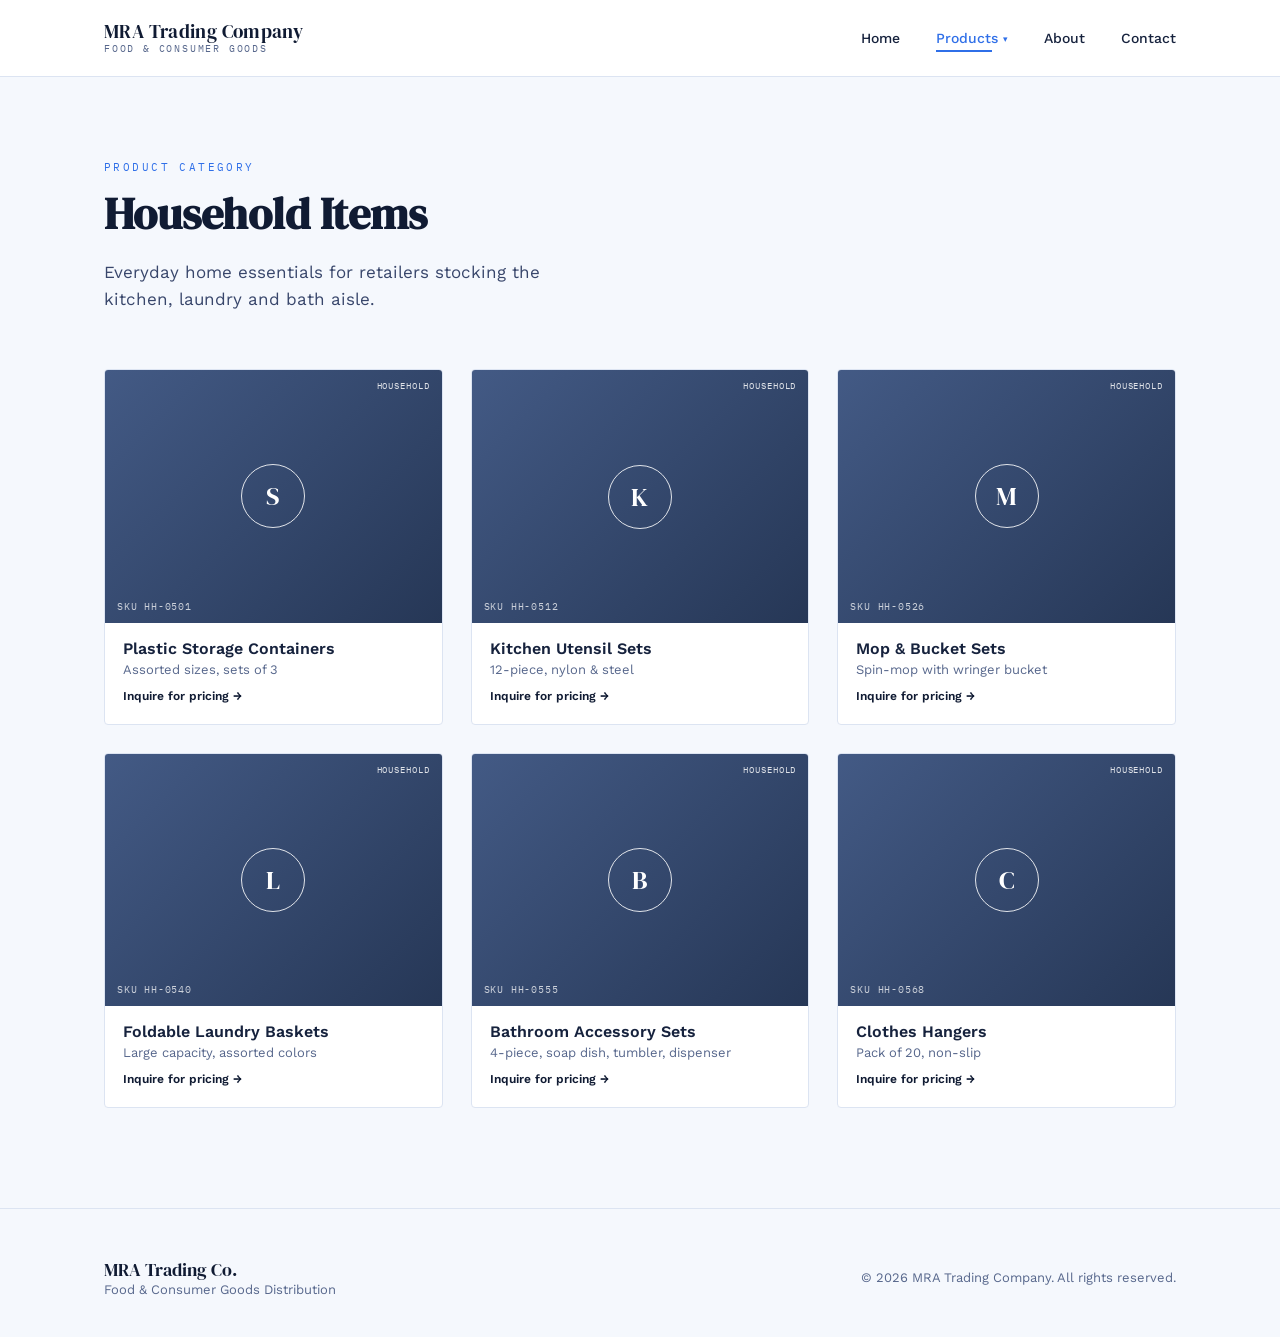
<file: household-items.html>
<!DOCTYPE html>
<html lang="en">
<head>
<meta charset="UTF-8">
<meta name="viewport" content="width=device-width, initial-scale=1.0">
<title>Household Items — MRA Trading Company</title>
<link rel="stylesheet" href="style.css">
</head>
<body>

<nav class="nav">
  <div class="wrap">
    <a href="index.html" class="brand">
      <span class="name">MRA Trading Company</span>
      <span class="tag">FOOD &amp; CONSUMER GOODS</span>
    </a>
    <button class="navToggle" id="navToggle" aria-label="Menu"><span></span><span></span><span></span></button>
    <div class="navlinks" id="navLinks">
      <a href="index.html">Home</a>
      <div class="dropdown active">
        <button class="dropBtn" type="button" aria-haspopup="true" aria-expanded="false">Products <span class="caret">&#9662;</span></button>
        <div class="dropMenu">
      <a href="stationery.html">Stationery</a>
      <a href="phone-accessories.html">Phone Accessories</a>
      <a href="computer-accessories.html">Computer Accessories</a>
      <a href="household-items.html" class="active">Household Items</a>
      <a href="general-hardware.html">General Hardware</a>
      <a href="electricals-appliances.html">Electricals &amp; Home Appliances</a>
      <a href="food-consumer.html">Food &amp; Consumer Grade Items</a>
      <a href="lifestyle-products.html">Lifestyle Products</a>
          <a href="products.html">All Categories</a>
        </div>
      </div>
      <a href="about.html">About</a>
      <a href="contact.html">Contact</a>
    </div>
  </div>
</nav>

<header class="hero" style="padding-bottom:24px;">
  <div class="wrap">
    <p class="eyebrow">Product Category</p>
    <h1 class="display" style="font-size:44px;">Household Items</h1>
    <p class="lead">Everyday home essentials for retailers stocking the kitchen, laundry and bath aisle.</p>
  </div>
</header>

<main class="wrap">
  <div class="grid" id="productGrid">

    <div class="card">
      <div class="art household"><span class="tag">Household</span><span class="stamp">S</span><span class="code">SKU HH-0501</span></div>
      <div class="body"><h4>Plastic Storage Containers</h4><p class="sub">Assorted sizes, sets of 3</p><span class="cta">Inquire for pricing &rarr;</span></div>
    </div>

    <div class="card">
      <div class="art household"><span class="tag">Household</span><span class="stamp">K</span><span class="code">SKU HH-0512</span></div>
      <div class="body"><h4>Kitchen Utensil Sets</h4><p class="sub">12-piece, nylon &amp; steel</p><span class="cta">Inquire for pricing &rarr;</span></div>
    </div>

    <div class="card">
      <div class="art household"><span class="tag">Household</span><span class="stamp">M</span><span class="code">SKU HH-0526</span></div>
      <div class="body"><h4>Mop &amp; Bucket Sets</h4><p class="sub">Spin-mop with wringer bucket</p><span class="cta">Inquire for pricing &rarr;</span></div>
    </div>

    <div class="card">
      <div class="art household"><span class="tag">Household</span><span class="stamp">L</span><span class="code">SKU HH-0540</span></div>
      <div class="body"><h4>Foldable Laundry Baskets</h4><p class="sub">Large capacity, assorted colors</p><span class="cta">Inquire for pricing &rarr;</span></div>
    </div>

    <div class="card">
      <div class="art household"><span class="tag">Household</span><span class="stamp">B</span><span class="code">SKU HH-0555</span></div>
      <div class="body"><h4>Bathroom Accessory Sets</h4><p class="sub">4-piece, soap dish, tumbler, dispenser</p><span class="cta">Inquire for pricing &rarr;</span></div>
    </div>

    <div class="card">
      <div class="art household"><span class="tag">Household</span><span class="stamp">C</span><span class="code">SKU HH-0568</span></div>
      <div class="body"><h4>Clothes Hangers</h4><p class="sub">Pack of 20, non-slip</p><span class="cta">Inquire for pricing &rarr;</span></div>
    </div>

  </div>
</main>

<footer>
  <div class="wrap">
    <div>
      <div class="name display">MRA Trading Co.</div>
      <div class="meta">Food &amp; Consumer Goods Distribution</div>
    </div>
    <div class="meta">© 2026 MRA Trading Company. All rights reserved.</div>
  </div>
</footer>

<script src="script.js"></script>
</body>
</html>
</file>
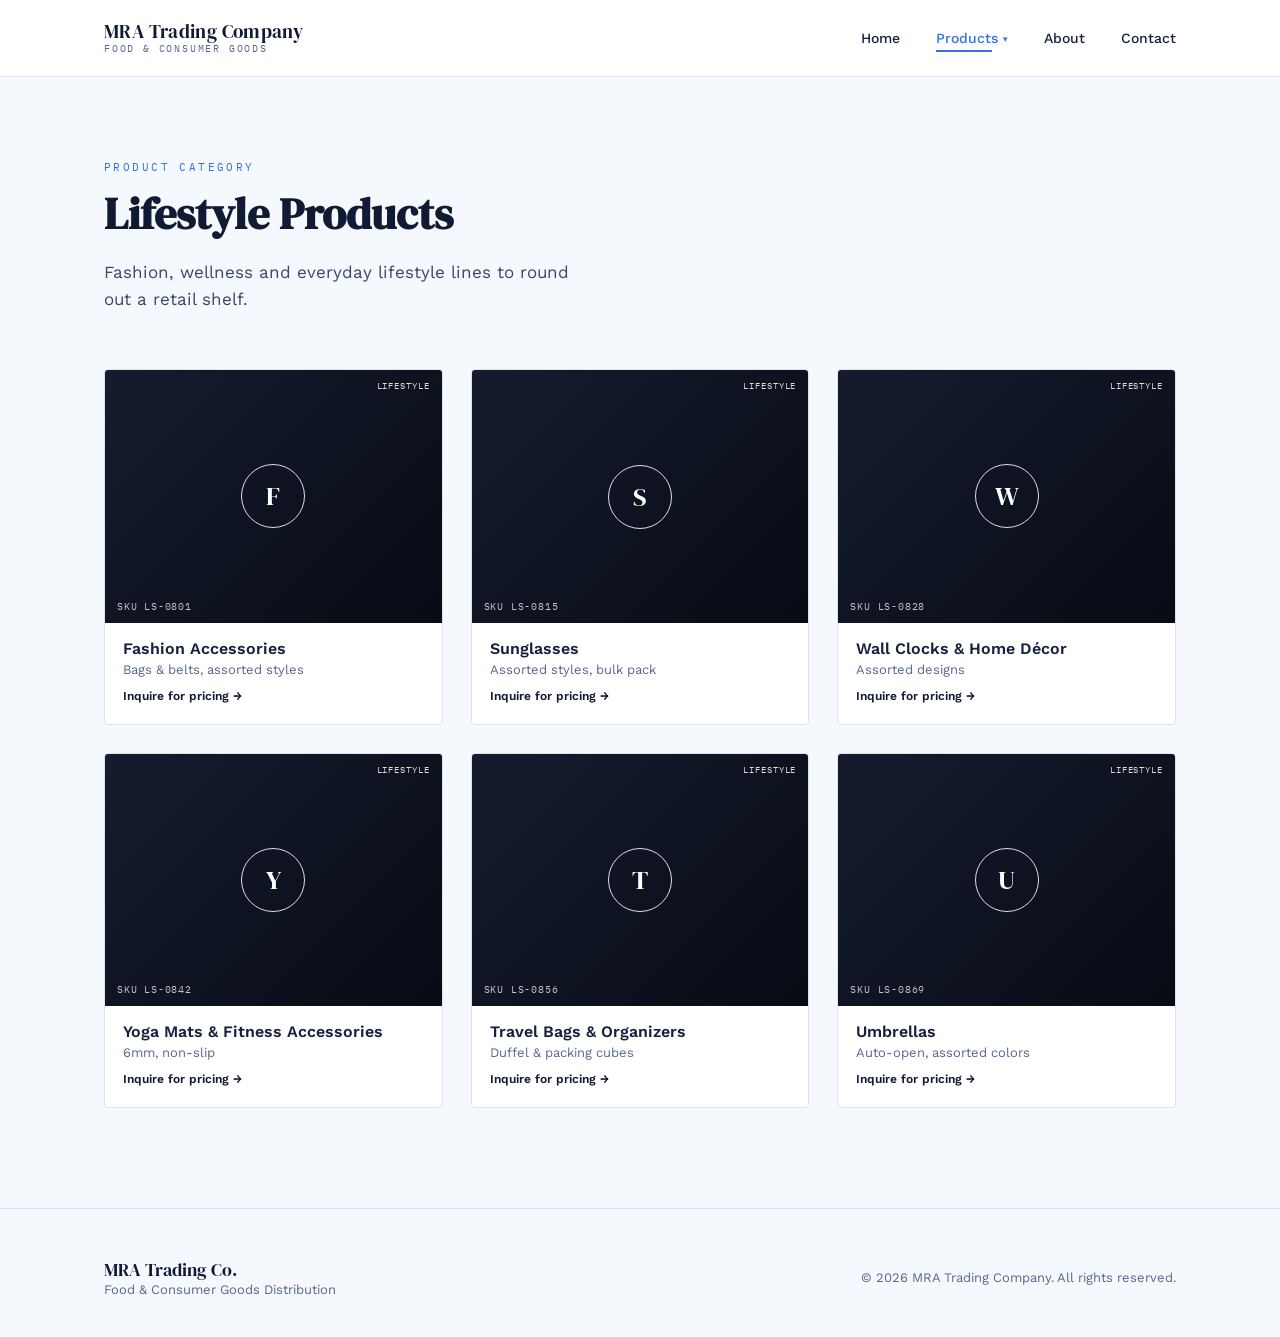
<file: lifestyle-products.html>
<!DOCTYPE html>
<html lang="en">
<head>
<meta charset="UTF-8">
<meta name="viewport" content="width=device-width, initial-scale=1.0">
<title>Lifestyle Products — MRA Trading Company</title>
<link rel="stylesheet" href="style.css">
</head>
<body>

<nav class="nav">
  <div class="wrap">
    <a href="index.html" class="brand">
      <span class="name">MRA Trading Company</span>
      <span class="tag">FOOD &amp; CONSUMER GOODS</span>
    </a>
    <button class="navToggle" id="navToggle" aria-label="Menu"><span></span><span></span><span></span></button>
    <div class="navlinks" id="navLinks">
      <a href="index.html">Home</a>
      <div class="dropdown active">
        <button class="dropBtn" type="button" aria-haspopup="true" aria-expanded="false">Products <span class="caret">&#9662;</span></button>
        <div class="dropMenu">
      <a href="stationery.html">Stationery</a>
      <a href="phone-accessories.html">Phone Accessories</a>
      <a href="computer-accessories.html">Computer Accessories</a>
      <a href="household-items.html">Household Items</a>
      <a href="general-hardware.html">General Hardware</a>
      <a href="electricals-appliances.html">Electricals &amp; Home Appliances</a>
      <a href="food-consumer.html">Food &amp; Consumer Grade Items</a>
      <a href="lifestyle-products.html" class="active">Lifestyle Products</a>
          <a href="products.html">All Categories</a>
        </div>
      </div>
      <a href="about.html">About</a>
      <a href="contact.html">Contact</a>
    </div>
  </div>
</nav>

<header class="hero" style="padding-bottom:24px;">
  <div class="wrap">
    <p class="eyebrow">Product Category</p>
    <h1 class="display" style="font-size:44px;">Lifestyle Products</h1>
    <p class="lead">Fashion, wellness and everyday lifestyle lines to round out a retail shelf.</p>
  </div>
</header>

<main class="wrap">
  <div class="grid" id="productGrid">

    <div class="card">
      <div class="art lifestyle"><span class="tag">Lifestyle</span><span class="stamp">F</span><span class="code">SKU LS-0801</span></div>
      <div class="body"><h4>Fashion Accessories</h4><p class="sub">Bags &amp; belts, assorted styles</p><span class="cta">Inquire for pricing &rarr;</span></div>
    </div>

    <div class="card">
      <div class="art lifestyle"><span class="tag">Lifestyle</span><span class="stamp">S</span><span class="code">SKU LS-0815</span></div>
      <div class="body"><h4>Sunglasses</h4><p class="sub">Assorted styles, bulk pack</p><span class="cta">Inquire for pricing &rarr;</span></div>
    </div>

    <div class="card">
      <div class="art lifestyle"><span class="tag">Lifestyle</span><span class="stamp">W</span><span class="code">SKU LS-0828</span></div>
      <div class="body"><h4>Wall Clocks &amp; Home D&eacute;cor</h4><p class="sub">Assorted designs</p><span class="cta">Inquire for pricing &rarr;</span></div>
    </div>

    <div class="card">
      <div class="art lifestyle"><span class="tag">Lifestyle</span><span class="stamp">Y</span><span class="code">SKU LS-0842</span></div>
      <div class="body"><h4>Yoga Mats &amp; Fitness Accessories</h4><p class="sub">6mm, non-slip</p><span class="cta">Inquire for pricing &rarr;</span></div>
    </div>

    <div class="card">
      <div class="art lifestyle"><span class="tag">Lifestyle</span><span class="stamp">T</span><span class="code">SKU LS-0856</span></div>
      <div class="body"><h4>Travel Bags &amp; Organizers</h4><p class="sub">Duffel &amp; packing cubes</p><span class="cta">Inquire for pricing &rarr;</span></div>
    </div>

    <div class="card">
      <div class="art lifestyle"><span class="tag">Lifestyle</span><span class="stamp">U</span><span class="code">SKU LS-0869</span></div>
      <div class="body"><h4>Umbrellas</h4><p class="sub">Auto-open, assorted colors</p><span class="cta">Inquire for pricing &rarr;</span></div>
    </div>

  </div>
</main>

<footer>
  <div class="wrap">
    <div>
      <div class="name display">MRA Trading Co.</div>
      <div class="meta">Food &amp; Consumer Goods Distribution</div>
    </div>
    <div class="meta">© 2026 MRA Trading Company. All rights reserved.</div>
  </div>
</footer>

<script src="script.js"></script>
</body>
</html>
</file>
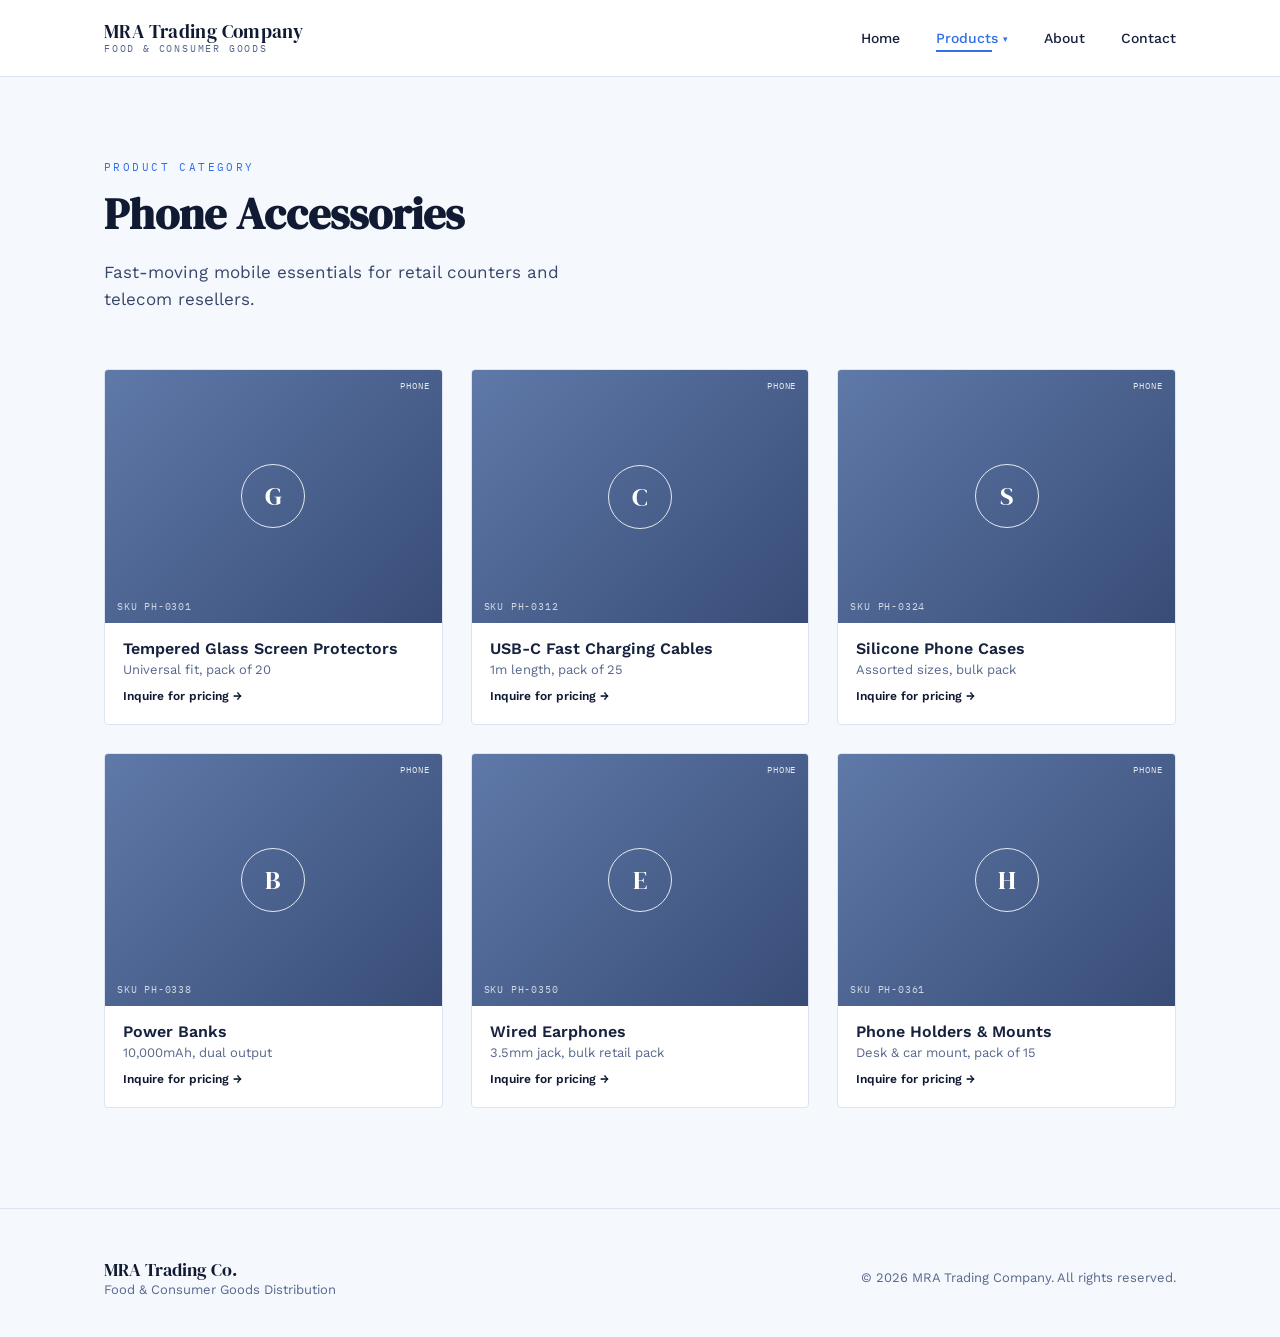
<file: phone-accessories.html>
<!DOCTYPE html>
<html lang="en">
<head>
<meta charset="UTF-8">
<meta name="viewport" content="width=device-width, initial-scale=1.0">
<title>Phone Accessories — MRA Trading Company</title>
<link rel="stylesheet" href="style.css">
</head>
<body>

<nav class="nav">
  <div class="wrap">
    <a href="index.html" class="brand">
      <span class="name">MRA Trading Company</span>
      <span class="tag">FOOD &amp; CONSUMER GOODS</span>
    </a>
    <button class="navToggle" id="navToggle" aria-label="Menu"><span></span><span></span><span></span></button>
    <div class="navlinks" id="navLinks">
      <a href="index.html">Home</a>
      <div class="dropdown active">
        <button class="dropBtn" type="button" aria-haspopup="true" aria-expanded="false">Products <span class="caret">&#9662;</span></button>
        <div class="dropMenu">
      <a href="stationery.html">Stationery</a>
      <a href="phone-accessories.html" class="active">Phone Accessories</a>
      <a href="computer-accessories.html">Computer Accessories</a>
      <a href="household-items.html">Household Items</a>
      <a href="general-hardware.html">General Hardware</a>
      <a href="electricals-appliances.html">Electricals &amp; Home Appliances</a>
      <a href="food-consumer.html">Food &amp; Consumer Grade Items</a>
      <a href="lifestyle-products.html">Lifestyle Products</a>
          <a href="products.html">All Categories</a>
        </div>
      </div>
      <a href="about.html">About</a>
      <a href="contact.html">Contact</a>
    </div>
  </div>
</nav>

<header class="hero" style="padding-bottom:24px;">
  <div class="wrap">
    <p class="eyebrow">Product Category</p>
    <h1 class="display" style="font-size:44px;">Phone Accessories</h1>
    <p class="lead">Fast-moving mobile essentials for retail counters and telecom resellers.</p>
  </div>
</header>

<main class="wrap">
  <div class="grid" id="productGrid">

    <div class="card">
      <div class="art phone"><span class="tag">Phone</span><span class="stamp">G</span><span class="code">SKU PH-0301</span></div>
      <div class="body"><h4>Tempered Glass Screen Protectors</h4><p class="sub">Universal fit, pack of 20</p><span class="cta">Inquire for pricing &rarr;</span></div>
    </div>

    <div class="card">
      <div class="art phone"><span class="tag">Phone</span><span class="stamp">C</span><span class="code">SKU PH-0312</span></div>
      <div class="body"><h4>USB-C Fast Charging Cables</h4><p class="sub">1m length, pack of 25</p><span class="cta">Inquire for pricing &rarr;</span></div>
    </div>

    <div class="card">
      <div class="art phone"><span class="tag">Phone</span><span class="stamp">S</span><span class="code">SKU PH-0324</span></div>
      <div class="body"><h4>Silicone Phone Cases</h4><p class="sub">Assorted sizes, bulk pack</p><span class="cta">Inquire for pricing &rarr;</span></div>
    </div>

    <div class="card">
      <div class="art phone"><span class="tag">Phone</span><span class="stamp">B</span><span class="code">SKU PH-0338</span></div>
      <div class="body"><h4>Power Banks</h4><p class="sub">10,000mAh, dual output</p><span class="cta">Inquire for pricing &rarr;</span></div>
    </div>

    <div class="card">
      <div class="art phone"><span class="tag">Phone</span><span class="stamp">E</span><span class="code">SKU PH-0350</span></div>
      <div class="body"><h4>Wired Earphones</h4><p class="sub">3.5mm jack, bulk retail pack</p><span class="cta">Inquire for pricing &rarr;</span></div>
    </div>

    <div class="card">
      <div class="art phone"><span class="tag">Phone</span><span class="stamp">H</span><span class="code">SKU PH-0361</span></div>
      <div class="body"><h4>Phone Holders &amp; Mounts</h4><p class="sub">Desk &amp; car mount, pack of 15</p><span class="cta">Inquire for pricing &rarr;</span></div>
    </div>

  </div>
</main>

<footer>
  <div class="wrap">
    <div>
      <div class="name display">MRA Trading Co.</div>
      <div class="meta">Food &amp; Consumer Goods Distribution</div>
    </div>
    <div class="meta">© 2026 MRA Trading Company. All rights reserved.</div>
  </div>
</footer>

<script src="script.js"></script>
</body>
</html>
</file>
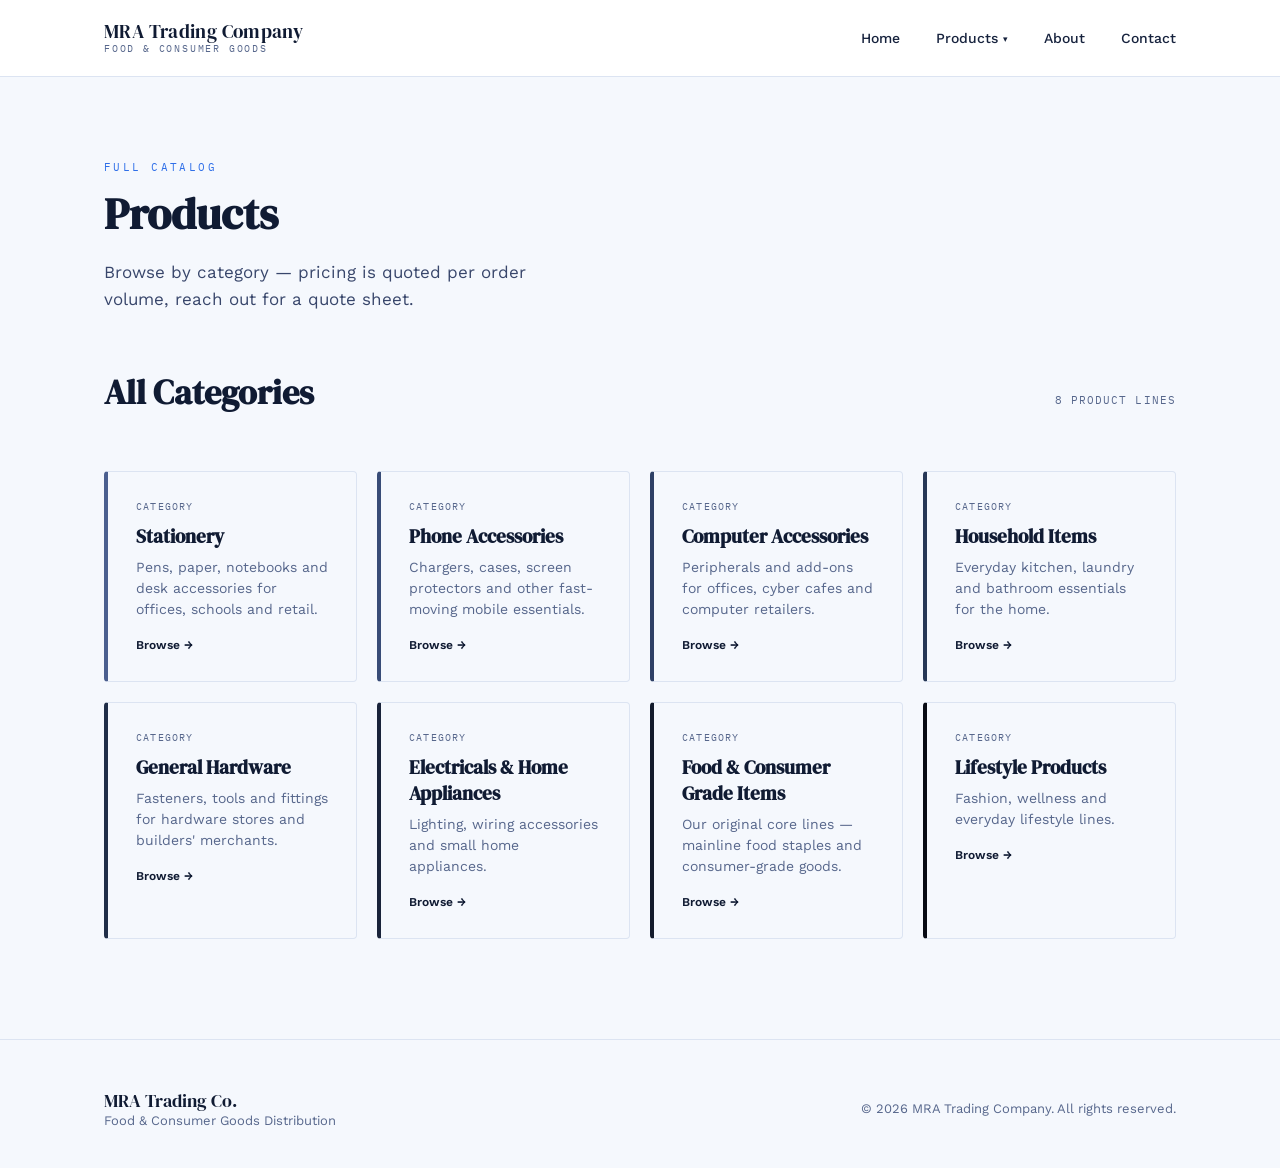
<file: products.html>
<!DOCTYPE html>
<html lang="en">
<head>
<meta charset="UTF-8">
<meta name="viewport" content="width=device-width, initial-scale=1.0">
<title>Products — MRA Trading Company</title>
<link rel="stylesheet" href="style.css">
</head>
<body>

<nav class="nav">
  <div class="wrap">
    <a href="index.html" class="brand">
      <span class="name">MRA Trading Company</span>
      <span class="tag">FOOD &amp; CONSUMER GOODS</span>
    </a>
    <button class="navToggle" id="navToggle" aria-label="Menu"><span></span><span></span><span></span></button>
    <div class="navlinks" id="navLinks">
      <a href="index.html">Home</a>
      <div class="dropdown">
        <button class="dropBtn" type="button" aria-haspopup="true" aria-expanded="false">Products <span class="caret">&#9662;</span></button>
        <div class="dropMenu">
      <a href="stationery.html">Stationery</a>
      <a href="phone-accessories.html">Phone Accessories</a>
      <a href="computer-accessories.html">Computer Accessories</a>
      <a href="household-items.html">Household Items</a>
      <a href="general-hardware.html">General Hardware</a>
      <a href="electricals-appliances.html">Electricals &amp; Home Appliances</a>
      <a href="food-consumer.html">Food &amp; Consumer Grade Items</a>
      <a href="lifestyle-products.html">Lifestyle Products</a>
          <a href="products.html">All Categories</a>
        </div>
      </div>
      <a href="about.html">About</a>
      <a href="contact.html">Contact</a>
    </div>
  </div>
</nav>

<header class="hero" style="padding-bottom:24px;">
  <div class="wrap">
    <p class="eyebrow">Full Catalog</p>
    <h1 class="display" style="font-size:44px;">Products</h1>
    <p class="lead">Browse by category — pricing is quoted per order volume, reach out for a quote sheet.</p>
  </div>
</header>

<main class="wrap">
  <div class="sec-head" style="margin-top:0;">
    <h2 class="display">All Categories</h2>
    <span class="note">8 Product Lines</span>
  </div>
  <div class="cats-hub">
    <a class="cat-card stationery" href="stationery.html">
      <span class="n">CATEGORY</span>
      <h3 class="display">Stationery</h3>
      <p>Pens, paper, notebooks and desk accessories for offices, schools and retail.</p>
      <span class="go">Browse &rarr;</span>
    </a>
    <a class="cat-card phone" href="phone-accessories.html">
      <span class="n">CATEGORY</span>
      <h3 class="display">Phone Accessories</h3>
      <p>Chargers, cases, screen protectors and other fast-moving mobile essentials.</p>
      <span class="go">Browse &rarr;</span>
    </a>
    <a class="cat-card computer" href="computer-accessories.html">
      <span class="n">CATEGORY</span>
      <h3 class="display">Computer Accessories</h3>
      <p>Peripherals and add-ons for offices, cyber cafes and computer retailers.</p>
      <span class="go">Browse &rarr;</span>
    </a>
    <a class="cat-card household" href="household-items.html">
      <span class="n">CATEGORY</span>
      <h3 class="display">Household Items</h3>
      <p>Everyday kitchen, laundry and bathroom essentials for the home.</p>
      <span class="go">Browse &rarr;</span>
    </a>
    <a class="cat-card hardware" href="general-hardware.html">
      <span class="n">CATEGORY</span>
      <h3 class="display">General Hardware</h3>
      <p>Fasteners, tools and fittings for hardware stores and builders' merchants.</p>
      <span class="go">Browse &rarr;</span>
    </a>
    <a class="cat-card electrical" href="electricals-appliances.html">
      <span class="n">CATEGORY</span>
      <h3 class="display">Electricals &amp; Home Appliances</h3>
      <p>Lighting, wiring accessories and small home appliances.</p>
      <span class="go">Browse &rarr;</span>
    </a>
    <a class="cat-card foodconsumer" href="food-consumer.html">
      <span class="n">CATEGORY</span>
      <h3 class="display">Food &amp; Consumer Grade Items</h3>
      <p>Our original core lines — mainline food staples and consumer-grade goods.</p>
      <span class="go">Browse &rarr;</span>
    </a>
    <a class="cat-card lifestyle" href="lifestyle-products.html">
      <span class="n">CATEGORY</span>
      <h3 class="display">Lifestyle Products</h3>
      <p>Fashion, wellness and everyday lifestyle lines.</p>
      <span class="go">Browse &rarr;</span>
    </a>
  </div>
</main>

<footer>
  <div class="wrap">
    <div>
      <div class="name display">MRA Trading Co.</div>
      <div class="meta">Food &amp; Consumer Goods Distribution</div>
    </div>
    <div class="meta">© 2026 MRA Trading Company. All rights reserved.</div>
  </div>
</footer>

<script src="script.js"></script>
</body>
</html>
</file>
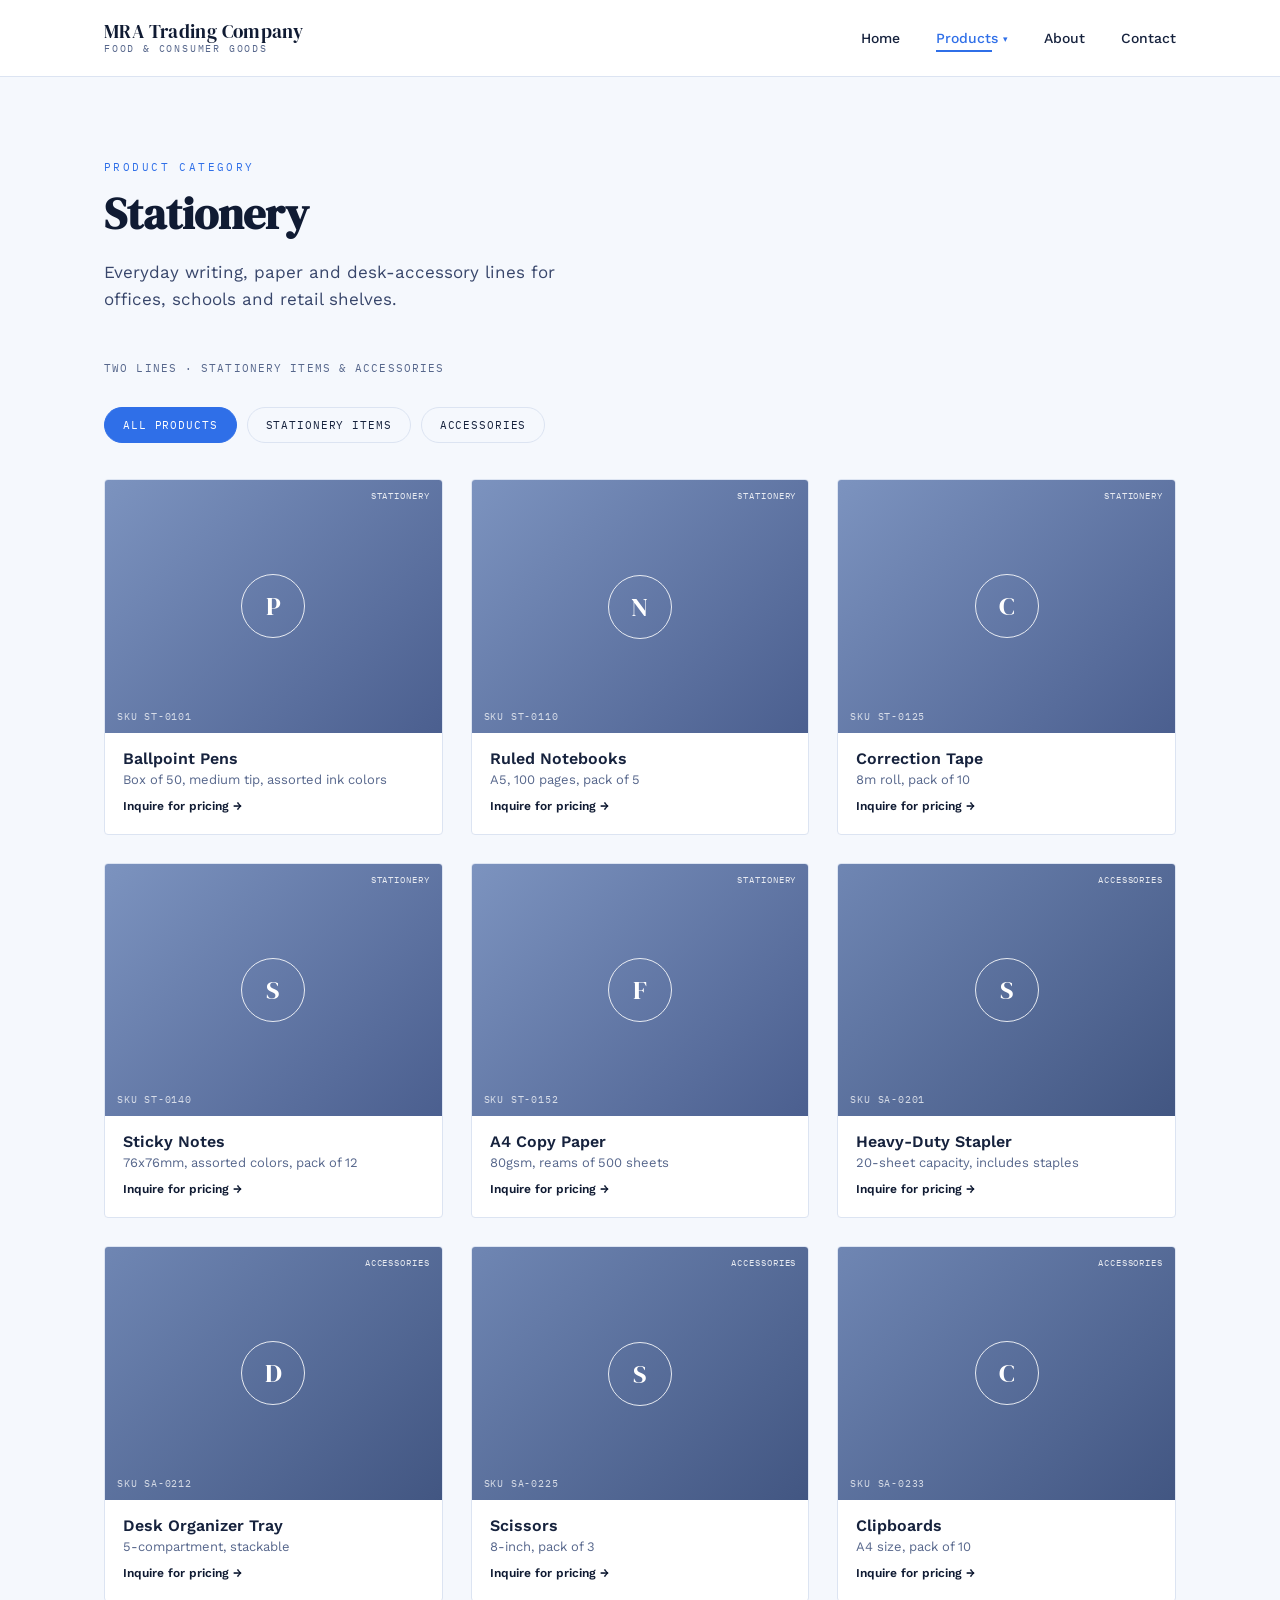
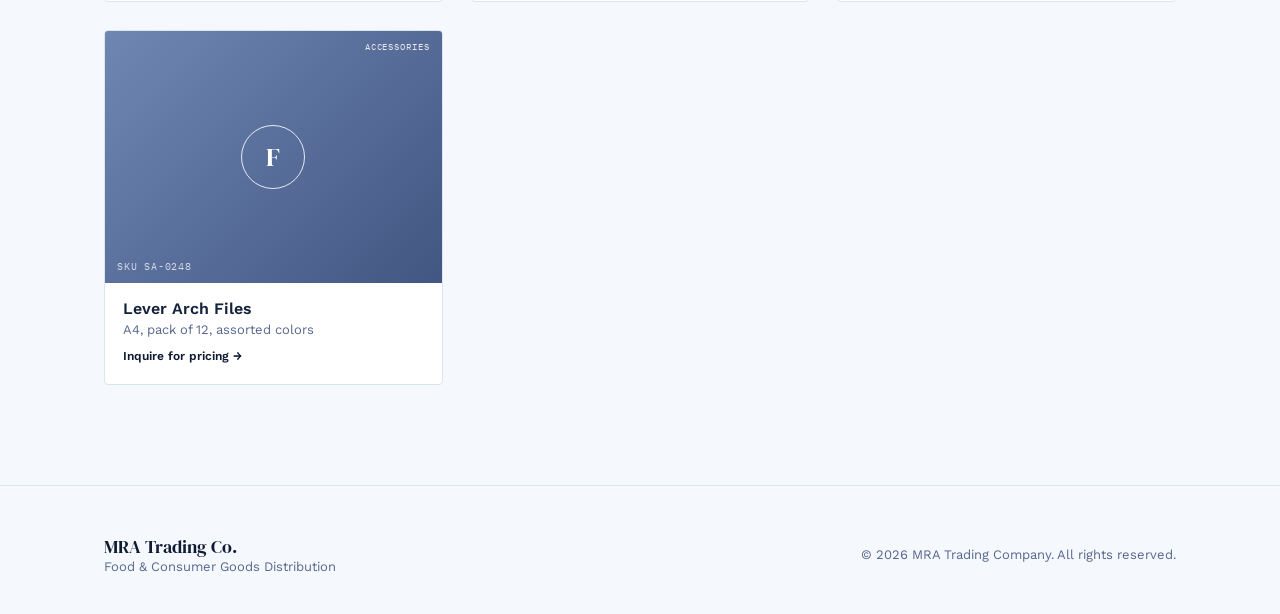
<file: stationery.html>
<!DOCTYPE html>
<html lang="en">
<head>
<meta charset="UTF-8">
<meta name="viewport" content="width=device-width, initial-scale=1.0">
<title>Stationery — MRA Trading Company</title>
<link rel="stylesheet" href="style.css">
</head>
<body>

<nav class="nav">
  <div class="wrap">
    <a href="index.html" class="brand">
      <span class="name">MRA Trading Company</span>
      <span class="tag">FOOD &amp; CONSUMER GOODS</span>
    </a>
    <button class="navToggle" id="navToggle" aria-label="Menu"><span></span><span></span><span></span></button>
    <div class="navlinks" id="navLinks">
      <a href="index.html">Home</a>
      <div class="dropdown active">
        <button class="dropBtn" type="button" aria-haspopup="true" aria-expanded="false">Products <span class="caret">&#9662;</span></button>
        <div class="dropMenu">
      <a href="stationery.html" class="active">Stationery</a>
      <a href="phone-accessories.html">Phone Accessories</a>
      <a href="computer-accessories.html">Computer Accessories</a>
      <a href="household-items.html">Household Items</a>
      <a href="general-hardware.html">General Hardware</a>
      <a href="electricals-appliances.html">Electricals &amp; Home Appliances</a>
      <a href="food-consumer.html">Food &amp; Consumer Grade Items</a>
      <a href="lifestyle-products.html">Lifestyle Products</a>
          <a href="products.html">All Categories</a>
        </div>
      </div>
      <a href="about.html">About</a>
      <a href="contact.html">Contact</a>
    </div>
  </div>
</nav>

<header class="hero" style="padding-bottom:24px;">
  <div class="wrap">
    <p class="eyebrow">Product Category</p>
    <h1 class="display" style="font-size:44px;">Stationery</h1>
    <p class="lead">Everyday writing, paper and desk-accessory lines for offices, schools and retail shelves.</p>
  </div>
</header>

<main class="wrap">
  <p class="subnote">Two Lines &middot; Stationery Items &amp; Accessories</p>

  <div class="filters" id="filters">
    <button class="active" data-filter="all">All Products</button>
    <button data-filter="stationery-items">Stationery Items</button>
    <button data-filter="accessories">Accessories</button>
  </div>

  <div class="grid" id="productGrid">

    <div class="card" data-cat="stationery-items">
      <div class="art stationery"><span class="tag">Stationery</span><span class="stamp">P</span><span class="code">SKU ST-0101</span></div>
      <div class="body"><h4>Ballpoint Pens</h4><p class="sub">Box of 50, medium tip, assorted ink colors</p><span class="cta">Inquire for pricing &rarr;</span></div>
    </div>

    <div class="card" data-cat="stationery-items">
      <div class="art stationery"><span class="tag">Stationery</span><span class="stamp">N</span><span class="code">SKU ST-0110</span></div>
      <div class="body"><h4>Ruled Notebooks</h4><p class="sub">A5, 100 pages, pack of 5</p><span class="cta">Inquire for pricing &rarr;</span></div>
    </div>

    <div class="card" data-cat="stationery-items">
      <div class="art stationery"><span class="tag">Stationery</span><span class="stamp">C</span><span class="code">SKU ST-0125</span></div>
      <div class="body"><h4>Correction Tape</h4><p class="sub">8m roll, pack of 10</p><span class="cta">Inquire for pricing &rarr;</span></div>
    </div>

    <div class="card" data-cat="stationery-items">
      <div class="art stationery"><span class="tag">Stationery</span><span class="stamp">S</span><span class="code">SKU ST-0140</span></div>
      <div class="body"><h4>Sticky Notes</h4><p class="sub">76x76mm, assorted colors, pack of 12</p><span class="cta">Inquire for pricing &rarr;</span></div>
    </div>

    <div class="card" data-cat="stationery-items">
      <div class="art stationery"><span class="tag">Stationery</span><span class="stamp">F</span><span class="code">SKU ST-0152</span></div>
      <div class="body"><h4>A4 Copy Paper</h4><p class="sub">80gsm, reams of 500 sheets</p><span class="cta">Inquire for pricing &rarr;</span></div>
    </div>

    <div class="card" data-cat="accessories">
      <div class="art accessories"><span class="tag">Accessories</span><span class="stamp">S</span><span class="code">SKU SA-0201</span></div>
      <div class="body"><h4>Heavy-Duty Stapler</h4><p class="sub">20-sheet capacity, includes staples</p><span class="cta">Inquire for pricing &rarr;</span></div>
    </div>

    <div class="card" data-cat="accessories">
      <div class="art accessories"><span class="tag">Accessories</span><span class="stamp">D</span><span class="code">SKU SA-0212</span></div>
      <div class="body"><h4>Desk Organizer Tray</h4><p class="sub">5-compartment, stackable</p><span class="cta">Inquire for pricing &rarr;</span></div>
    </div>

    <div class="card" data-cat="accessories">
      <div class="art accessories"><span class="tag">Accessories</span><span class="stamp">S</span><span class="code">SKU SA-0225</span></div>
      <div class="body"><h4>Scissors</h4><p class="sub">8-inch, pack of 3</p><span class="cta">Inquire for pricing &rarr;</span></div>
    </div>

    <div class="card" data-cat="accessories">
      <div class="art accessories"><span class="tag">Accessories</span><span class="stamp">C</span><span class="code">SKU SA-0233</span></div>
      <div class="body"><h4>Clipboards</h4><p class="sub">A4 size, pack of 10</p><span class="cta">Inquire for pricing &rarr;</span></div>
    </div>

    <div class="card" data-cat="accessories">
      <div class="art accessories"><span class="tag">Accessories</span><span class="stamp">F</span><span class="code">SKU SA-0248</span></div>
      <div class="body"><h4>Lever Arch Files</h4><p class="sub">A4, pack of 12, assorted colors</p><span class="cta">Inquire for pricing &rarr;</span></div>
    </div>

  </div>
</main>

<footer>
  <div class="wrap">
    <div>
      <div class="name display">MRA Trading Co.</div>
      <div class="meta">Food &amp; Consumer Goods Distribution</div>
    </div>
    <div class="meta">© 2026 MRA Trading Company. All rights reserved.</div>
  </div>
</footer>

<script src="script.js"></script>
</body>
</html>
</file>
<file: style.css>
@import url('https://fonts.googleapis.com/css2?family=DM+Serif+Display:ital@0;1&family=Work+Sans:wght@400;500;600;700&family=IBM+Plex+Mono:wght@500&display=swap');

:root{
  --navy:#101B33;
  --cream:#F5F8FD;
  --citrus:#2F6FE8;
  --citrus-dark:#1F4FB0;
  --green:#131B2C;
  --ink:#16223D;
  --line:#DCE4F2;
  --muted:#57678C;
}
*{box-sizing:border-box;}
html{scroll-behavior:smooth;}
body{
  margin:0;
  background:var(--cream);
  color:var(--ink);
  font-family:'Work Sans',sans-serif;
  -webkit-font-smoothing:antialiased;
}
.display{font-family:'DM Serif Display',serif;opacity: 0; 
  
/*animation: name, duration, timing function, and keep final state */
animation: fadeIn 1.5s ease-in-out forwards;
}
/* 3. Define the fade-in behavior */
@keyframes fadeIn {
  from {
    opacity: 0;
  }
  to {
    opacity: 1;
  }}
.mono{font-family:'IBM Plex Mono',monospace;}
a{color:inherit;text-decoration:none;}
img{max-width:100%;display:block;}
.wrap{max-width:1120px;margin:0 auto;padding:0 24px;}

/* Nav */
.nav{
  position:sticky;top:0;z-index:50;
  background:rgb(255, 255, 255);
  backdrop-filter:blur(8px);
  border-bottom:1px solid var(--line);
}
.nav .wrap{display:flex;align-items:center;justify-content:space-between;height:76px;}
.brand{display:flex;flex-direction:column;line-height:1;}
.brand .name{font-family:'DM Serif Display',serif;font-size:19px;letter-spacing:0.02em;color:var(--navy);}
.brand .tag{font-family:'IBM Plex Mono',monospace;font-size:10px;letter-spacing:0.18em;color:var(--muted);margin-top:3px;}
.navlinks{display:flex;gap:36px;font-size:14px;font-weight:500;}
.navlinks a{position:relative;padding:4px 0;color:var(--ink);}
.navlinks a.active{color:var(--citrus);}
.navlinks a.active::after{content:'';position:absolute;left:0;right:0;bottom:-2px;height:2px;background:var(--citrus);}
.navlinks a:hover{color:var(--citrus);}
.navToggle{display:none;background:none;border:none;cursor:pointer;padding:6px;}
.navToggle span{display:block;width:22px;height:2px;background:var(--navy);margin:5px 0;}

/* Products dropdown */
.dropdown{position:relative;}
.dropBtn{
  background:none;border:none;cursor:pointer;
  font-family:'Work Sans',sans-serif;font-size:14px;font-weight:500;color:var(--ink);
  display:flex;align-items:center;gap:5px;padding:4px 0;position:relative;
}
.dropBtn:hover{color:var(--citrus);}
.dropdown.active .dropBtn{color:var(--citrus);}
.dropdown.active .dropBtn::after{content:'';position:absolute;left:0;right:16px;bottom:-2px;height:2px;background:var(--citrus);}
.caret{font-size:9px;transition:transform .2s ease;position:relative;top:1px;}
.dropdown.open .caret{transform:rotate(180deg);}
.dropMenu{
  position:absolute;top:calc(100% + 16px);left:50%;transform:translateX(-50%);
  background:#fff;border:1px solid var(--line);border-radius:10px;
  box-shadow:0 16px 32px rgba(16,27,51,0.16);
  padding:8px;min-width:250px;
  display:none;flex-direction:column;gap:1px;
  z-index:60;
}
.dropdown.open .dropMenu{display:flex;}
.dropMenu a{padding:11px 14px;border-radius:6px;font-size:13.5px;white-space:nowrap;color:var(--ink);}
.dropMenu a:hover{background:var(--cream);color:var(--citrus);}
.dropMenu a.active{color:var(--citrus);font-weight:600;background:var(--cream);}
@media (min-width:761px){
  .dropdown:hover .dropMenu{display:flex;}
}

@media (max-width:760px){
  .navlinks{position:absolute;top:76px;left:0;right:0;background:var(--cream);flex-direction:column;gap:0;border-bottom:1px solid var(--line);display:none;max-height:calc(100vh - 76px);overflow-y:auto;}
  .navlinks.open{display:flex;}
  .navlinks a{padding:16px 24px;border-top:1px solid var(--line);}
  .navToggle{display:block;}
  .dropdown{width:100%;}
  .dropBtn{width:100%;justify-content:space-between;padding:16px 24px;border-top:1px solid var(--line);font-size:14px;}
  .dropdown.active .dropBtn::after{display:none;}
  .dropMenu{position:static;transform:none;box-shadow:none;border:none;border-radius:0;background:rgba(16,27,51,0.03);padding:0;min-width:0;}
  .dropMenu a{padding:14px 24px 14px 40px;border-top:1px solid var(--line);border-radius:0;}
}

/* Footer */
footer{border-top:1px solid var(--line);margin-top:100px;}
footer .wrap{padding:48px 24px 40px;display:flex;flex-wrap:wrap;gap:24px;align-items:center;justify-content:space-between;}
footer .name{font-family:'DM Serif Display',serif;color:var(--navy);font-size:18px;}
footer .meta{font-size:13px;color:var(--muted);}

/* Seal */
.seal{
  width:96px;height:96px;border-radius:50%;
  border:1.5px solid var(--citrus);
  display:flex;align-items:center;justify-content:center;
  text-align:center;flex-shrink:0;
  position:relative;
}
.seal::before{content:'';position:absolute;inset:6px;border:1px solid var(--citrus);border-radius:50%;opacity:0.4;}
.seal .txt{font-family:'IBM Plex Mono',monospace;font-size:9px;letter-spacing:0.12em;color:var(--citrus);line-height:1.5;}

/* Hero */
.hero{padding:72px 0 56px;}
.hero .eyebrow{font-family:'IBM Plex Mono',monospace;font-size:11px;letter-spacing:0.22em;color:var(--citrus);text-transform:uppercase;margin-bottom:18px;}
.hero h1{font-size:56px;line-height:1.02;margin:0 0 22px;color:var(--navy);max-width:680px;}
.hero p.lead{font-size:17px;line-height:1.6;color:#38466B;max-width:480px;margin:0 0 32px;}
.hero-row{display:flex;align-items:flex-end;justify-content:space-between;gap:32px;flex-wrap:wrap;}
.btn{display:inline-flex;align-items:center;gap:8px;background:var(--citrus);color:#fff;font-weight:600;font-size:14px;padding:14px 26px;border-radius: 50px;transition: background-color 0.3s ease, transform 0.2s ease, box-shadow 0.3s ease;}
.btn:hover{background:var(--citrus-dark);transform: translateY(-2px);box-shadow:0 10px 24px rgba(47,111,232,0.35);}
.btn.outline{background:transparent;border:1.5px solid var(--citrus);color:var(--citrus);}
.btn.outline:hover{background:var(--citrus);border-color:var(--citrus);color:#fff;}

/* Stat strip */
.stats{background:var(--navy);color:var(--cream);padding:36px 0;margin-top:8px;}
.stats .wrap{display:grid;grid-template-columns:repeat(4,1fr);gap:24px;}
.stats .num{font-family:'DM Serif Display',serif;font-size:32px;color:var(--citrus);}
.stats .lbl{font-family:'IBM Plex Mono',monospace;font-size:10px;letter-spacing:0.14em;text-transform:uppercase;color:#B9C6E6;margin-top:6px;}
@media (max-width:700px){.stats .wrap{grid-template-columns:repeat(2,1fr);}}

/* Section headers */
.sec-head{display:flex;align-items:baseline;justify-content:space-between;margin:88px 0 32px;flex-wrap:wrap;gap:12px;}
.sec-head h2{font-size:34px;color:var(--navy);margin:0;}
.sec-head .note{font-family:'IBM Plex Mono',monospace;font-size:11px;letter-spacing:0.1em;color:var(--muted);text-transform:uppercase;}

/* Category strip */
.cats{display:grid;grid-template-columns:1fr 1fr;gap:20px;}
.cat-card{border:1px solid var(--line);padding:28px;border-radius:4px;transition:border-color .2s,transform .2s;}
.cat-card:hover{transform:translateY(-2px);}
.cat-card.food{border-left:4px solid var(--green);}
.cat-card.consumer{border-left:4px solid #0E1420;}
.cat-card h3{font-size:22px;margin:0 0 8px;color:var(--navy);}
.cat-card p{font-size:14px;color:var(--muted);margin:0;line-height:1.5;}
@media (max-width:700px){.cats{grid-template-columns:1fr;}}

/* Product grid */
.grid{display:grid;grid-template-columns:repeat(3,1fr);gap:28px;}
@media (max-width:860px){.grid{grid-template-columns:repeat(2,1fr);}}
@media (max-width:540px){.grid{grid-template-columns:1fr;}}

.card{border:1px solid var(--line);border-radius:4px;overflow:hidden;background:#fff;transition:transform .25s,box-shadow .25s;}
.card:hover{transform:translateY(-3px);box-shadow:0 12px 28px rgba(16,27,51,0.1);}
.card .art{
  width: 100%;
  aspect-ratio:4/3;display:flex;align-items:center;justify-content:center;
  position:relative;
}
.card .art .stamp{
  width:64px;height:64px;border-radius:50%;
  border:1.5px solid rgba(255,255,255,0.85);
  display:flex;align-items:center;justify-content:center;
  font-family:'DM Serif Display',serif;font-size:26px;color:#fff;
}
.card .art .code{position:absolute;bottom:10px;left:12px;font-family:'IBM Plex Mono',monospace;font-size:10px;letter-spacing:0.08em;color:rgba(255,255,255,0.75);}
.card .art .tag{position:absolute;top:10px;right:12px;font-family:'IBM Plex Mono',monospace;font-size:9px;letter-spacing:0.1em;text-transform:uppercase;color:rgba(255,255,255,0.85);}
.card .body{padding:16px 18px 20px;}
.card h4{font-size:16px;margin:0 0 4px;color:var(--ink);font-weight:600;}
.card .sub{font-size:13px;color:var(--muted);margin:0;}
.card .cta{margin-top:12px;font-size:12px;font-weight:600;color:var(--navy);display:inline-flex;align-items:center;gap:6px;}
.card:hover .cta{color:var(--citrus);}

.art.food{background:linear-gradient(135deg,#24324F,#131B2C);}
.art.consumer{background:linear-gradient(135deg,#1C2740,#0E1420);}
.art.stationery{background:linear-gradient(135deg,#7C93BF,#4B5F8F);}
.art.accessories{background:linear-gradient(135deg,#6F86B3,#425682);}
.art.phone{background:linear-gradient(135deg,#5F79A8,#384C77);}
.art.computer{background:linear-gradient(135deg,#4F6996,#2E4066);}
.art.household{background:linear-gradient(135deg,#435A85,#263756);}
.art.hardware{background:linear-gradient(135deg,#384C74,#202E48);}
.art.electrical{background:linear-gradient(135deg,#2E3F63,#19233A);}
.art.lifestyle{background:linear-gradient(135deg,#141C2E,#080B14);}

/* Category hub (products.html) */
.cats-hub{display:grid;grid-template-columns:repeat(4,1fr);gap:20px;margin:56px 0;}
.cats-hub .cat-card{display:block;cursor:pointer;}
.cats-hub .cat-card .n{font-family:'IBM Plex Mono',monospace;font-size:10px;letter-spacing:0.12em;color:var(--muted);margin-bottom:10px;display:block;}
.cats-hub .cat-card h3{font-size:19px;}
.cats-hub .cat-card p{margin-bottom:14px;}
.cats-hub .cat-card .go{font-size:12px;font-weight:600;color:var(--navy);}
.cats-hub .cat-card:hover .go{color:var(--citrus);}
.cat-card.stationery{border-left:4px solid #4B5F8F;}
.cat-card.phone{border-left:4px solid #384C77;}
.cat-card.computer{border-left:4px solid #2E4066;}
.cat-card.household{border-left:4px solid #263756;}
.cat-card.hardware{border-left:4px solid #202E48;}
.cat-card.electrical{border-left:4px solid #19233A;}
.cat-card.foodconsumer{border-left:4px solid var(--green);}
.cat-card.lifestyle{border-left:4px solid #080B14;}
@media (max-width:900px){.cats-hub{grid-template-columns:repeat(2,1fr);}}
@media (max-width:540px){.cats-hub{grid-template-columns:1fr;}}

/* Sub-category badge used within a category page (e.g. Stationery) */
.subnote{font-family:'IBM Plex Mono',monospace;font-size:11px;letter-spacing:0.1em;color:var(--muted);text-transform:uppercase;margin:-8px 0 32px;}

/* Filter tabs */
.filters{display:flex;gap:10px;margin-bottom:36px;flex-wrap:wrap;}
.filters button{
  font-family:'IBM Plex Mono',monospace;font-size:11px;letter-spacing:0.08em;text-transform:uppercase;
  padding:10px 18px;border:1px solid var(--line);background:transparent;border-radius:20px;cursor:pointer;color:var(--ink);
}
.filters button.active{background:var(--citrus);border-color:var(--citrus);color:#fff;}

/* About page */
.story{display:grid;grid-template-columns:1.1fr 0.9fr;gap:64px;align-items:start;margin:56px 0;}
.story p{font-size:16px;line-height:1.75;color:#202B45;margin:0 0 18px;}
.timeline{border-left:1.5px solid var(--line);padding-left:24px;display:flex;flex-direction:column;gap:26px;}
.timeline .yr{font-family:'IBM Plex Mono',monospace;font-size:11px;color:var(--citrus);letter-spacing:0.1em;}
.timeline .tt{font-size:15px;font-weight:600;color:var(--navy);margin:4px 0 2px;}
.timeline .dd{font-size:13px;color:var(--muted);}
@media (max-width:800px){.story{grid-template-columns:1fr;gap:32px;}}

.values{display:grid;grid-template-columns:repeat(3,1fr);gap:24px;margin:56px 0;}
.value{border-top:2px solid var(--navy);padding-top:16px;}
.value h4{font-size:17px;color:var(--navy);margin:0 0 8px;}
.value p{font-size:13.5px;color:var(--muted);line-height:1.6;margin:0;}
@media (max-width:700px){.values{grid-template-columns:1fr;}}

/* Contact */
.contact-grid{display:grid;grid-template-columns:0.9fr 1.1fr;gap:64px;margin:56px 0;}
.info-block{margin-bottom:28px;}
.info-block .lbl{font-family:'IBM Plex Mono',monospace;font-size:10px;letter-spacing:0.14em;text-transform:uppercase;color:var(--muted);margin-bottom:6px;}
.info-block .val{font-size:16px;color:var(--ink);}
form{display:flex;flex-direction:column;gap:16px;}
form input,form textarea{
  border:1px solid var(--line);background:#fff;padding:14px 16px;font-family:'Work Sans',sans-serif;font-size:14px;border-radius:2px;color:var(--ink);
  transition:border-color .2s ease, box-shadow .2s ease;
}
form input:focus,form textarea:focus{outline:none;border-color:var(--citrus);box-shadow:0 0 0 3px rgba(47,111,232,0.15);}
form label{font-family:'IBM Plex Mono',monospace;font-size:10px;letter-spacing:0.1em;text-transform:uppercase;color:var(--muted);margin-bottom:-10px;}
@media (max-width:800px){.contact-grid{grid-template-columns:1fr;gap:32px;}}
</file>
